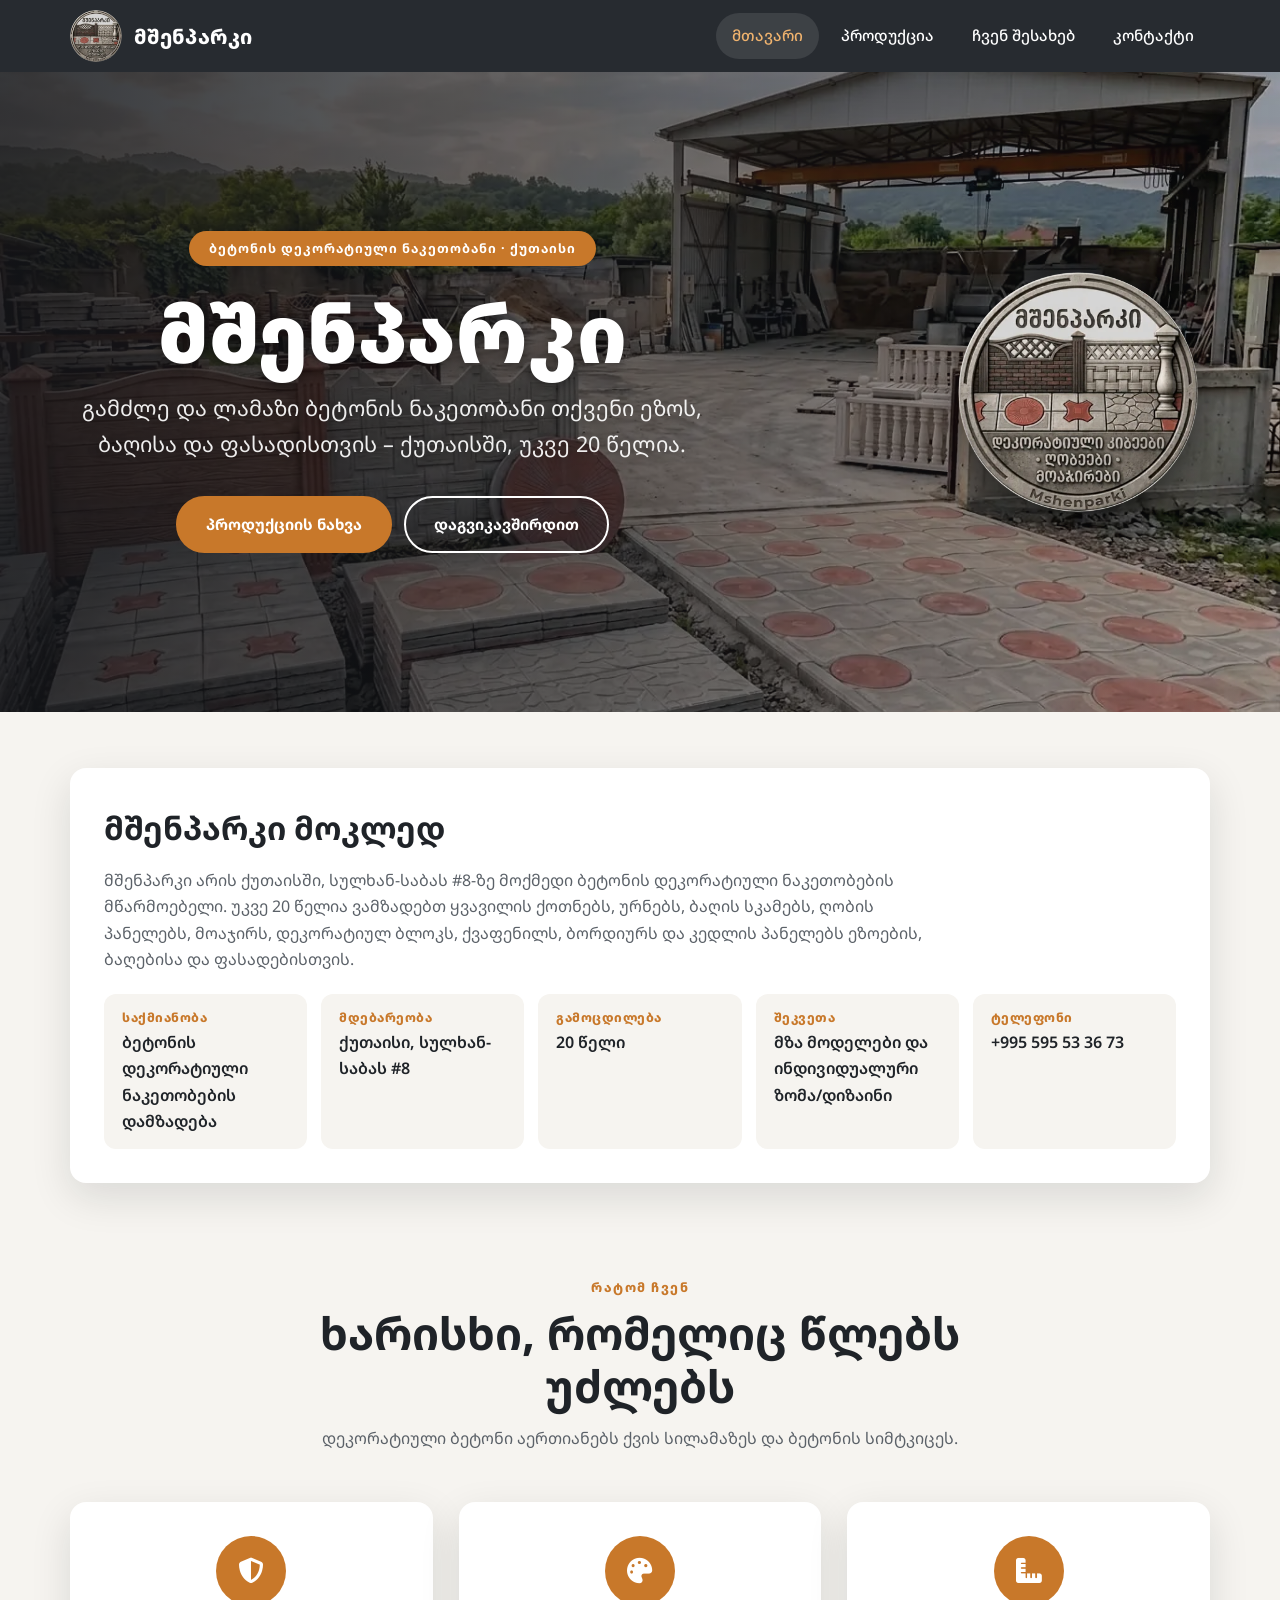
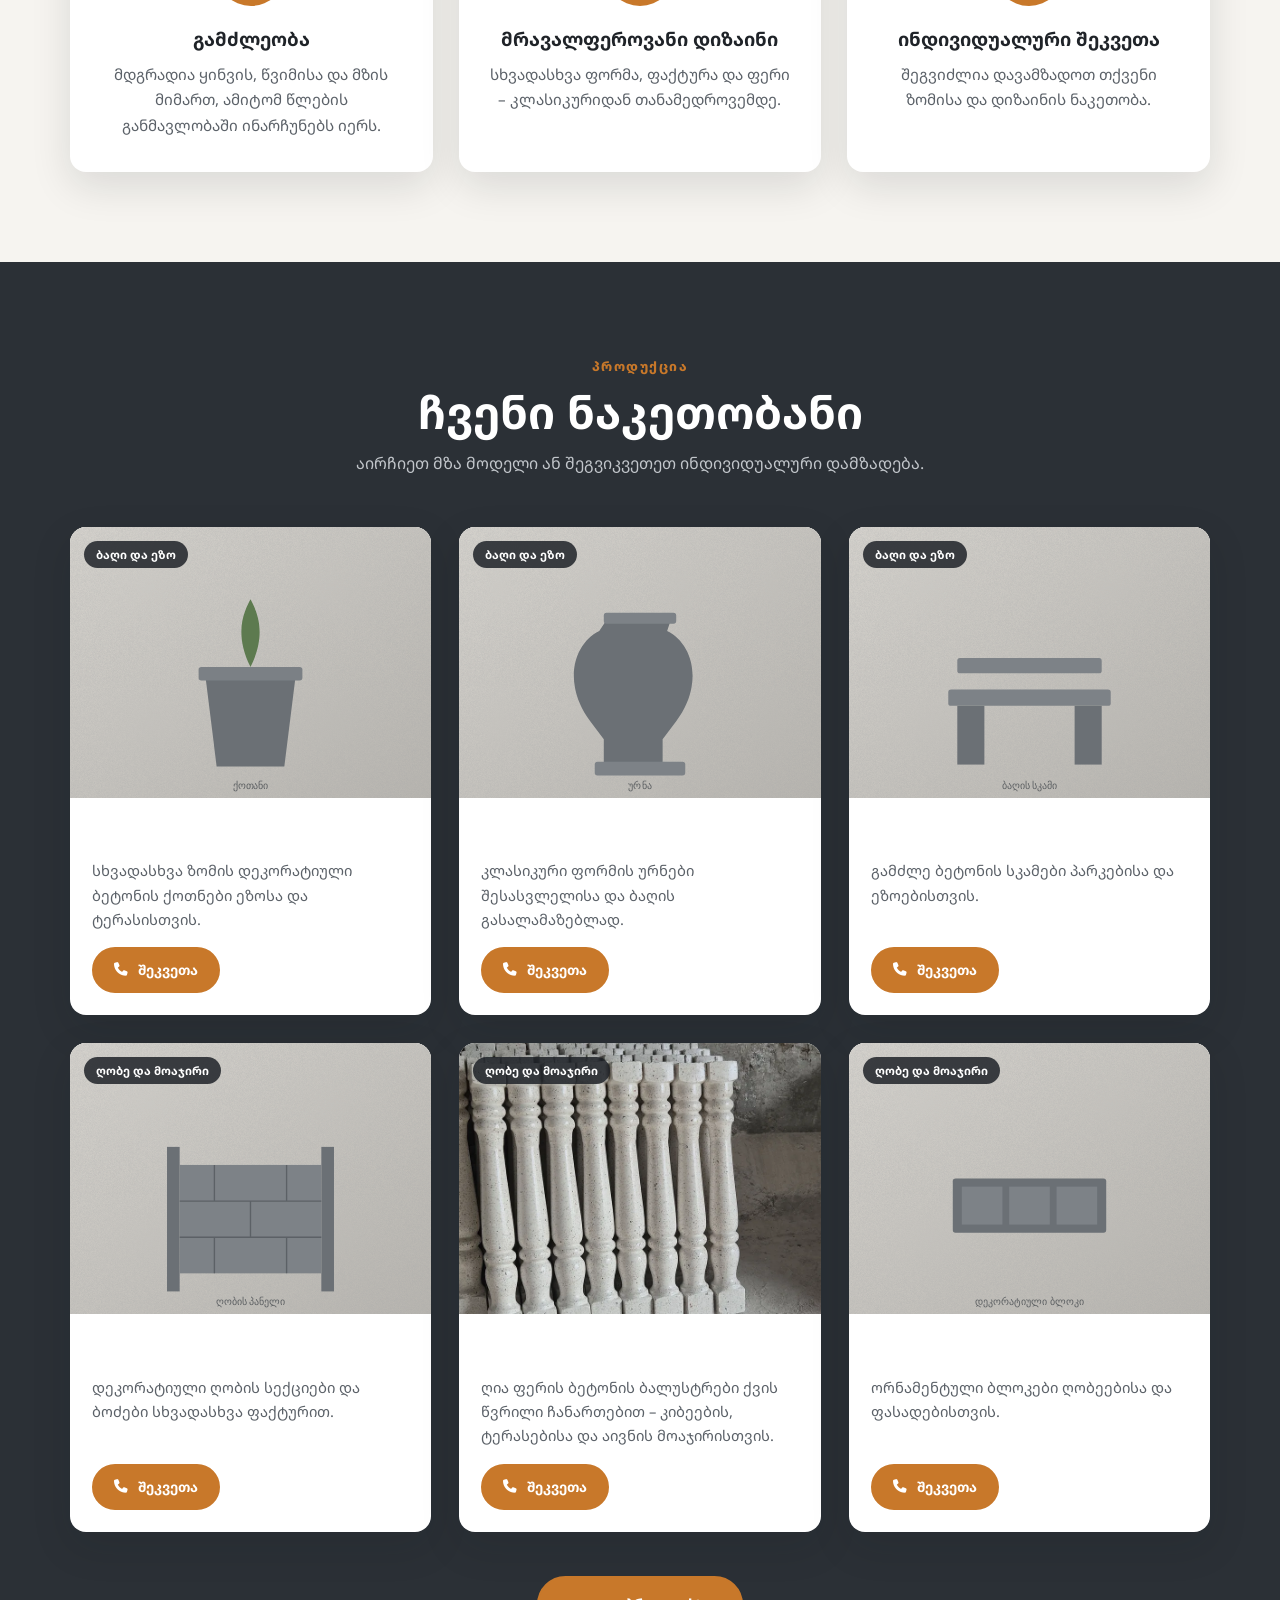
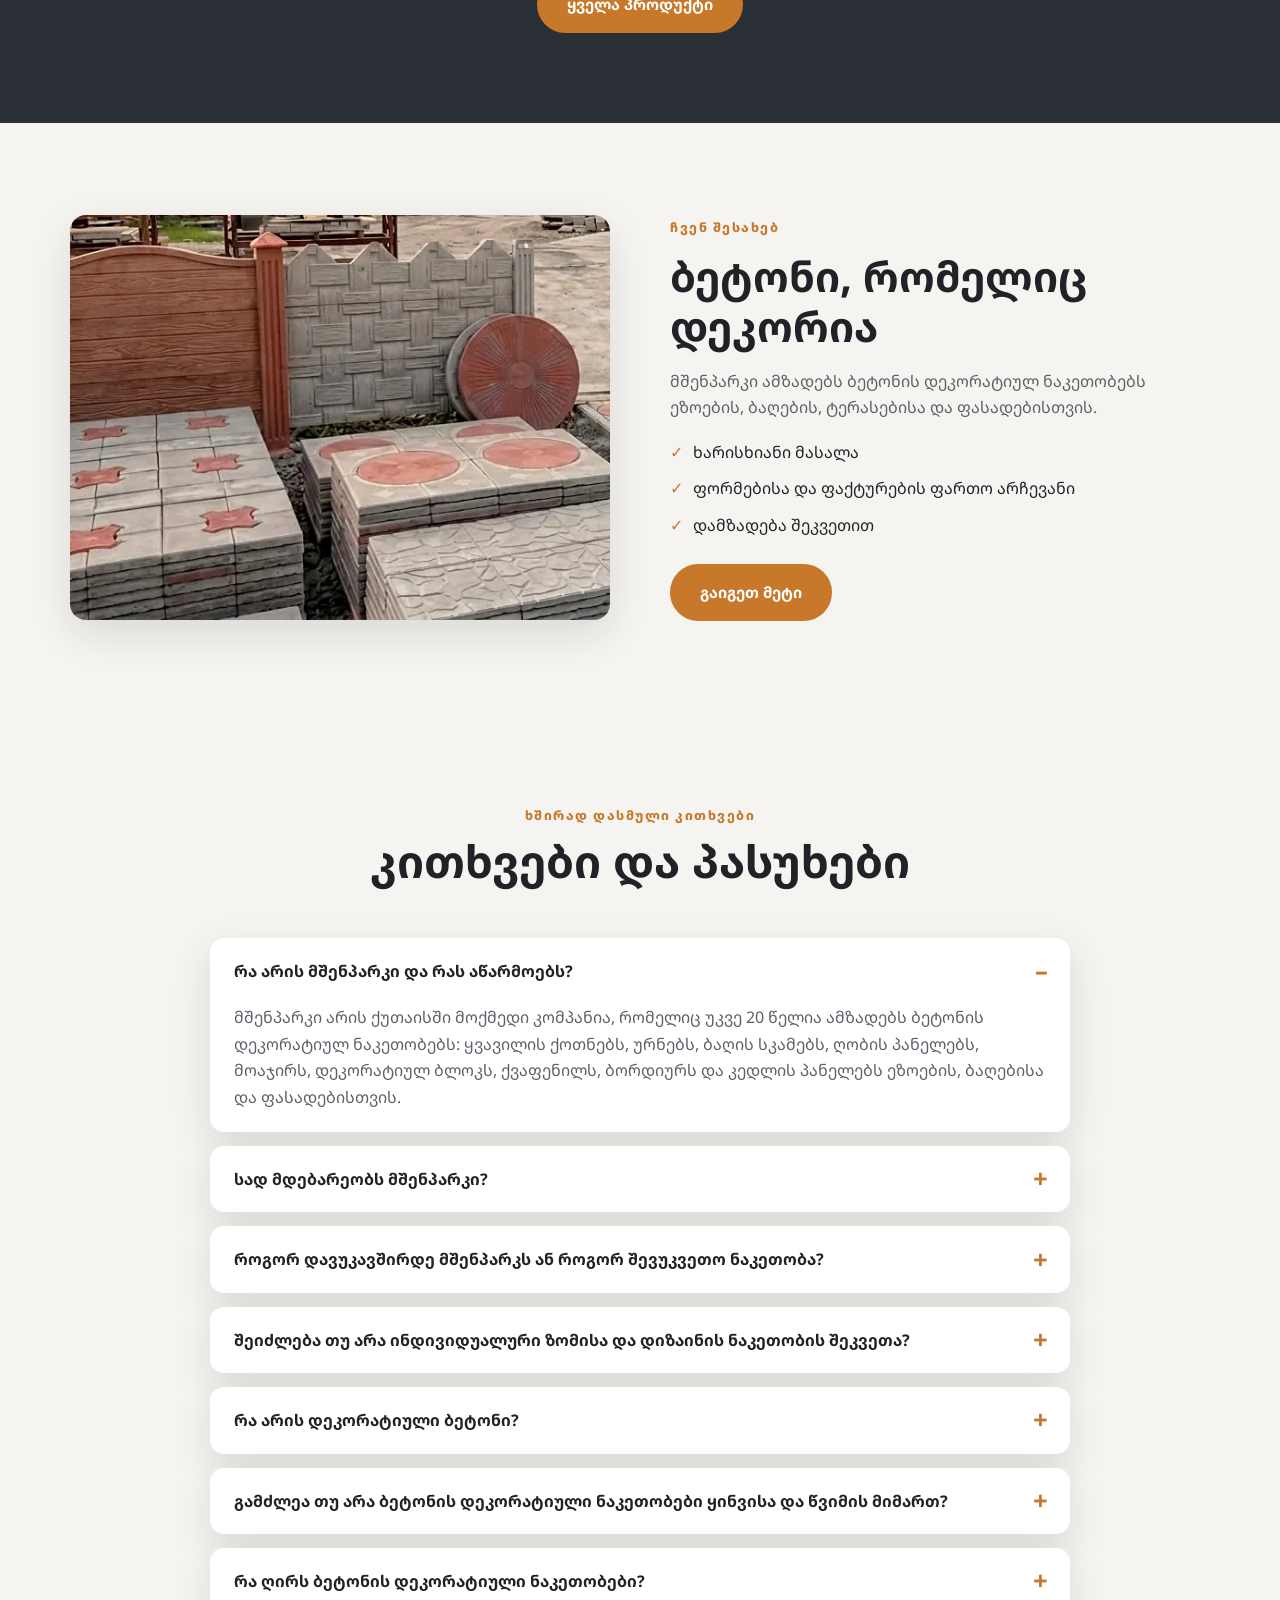
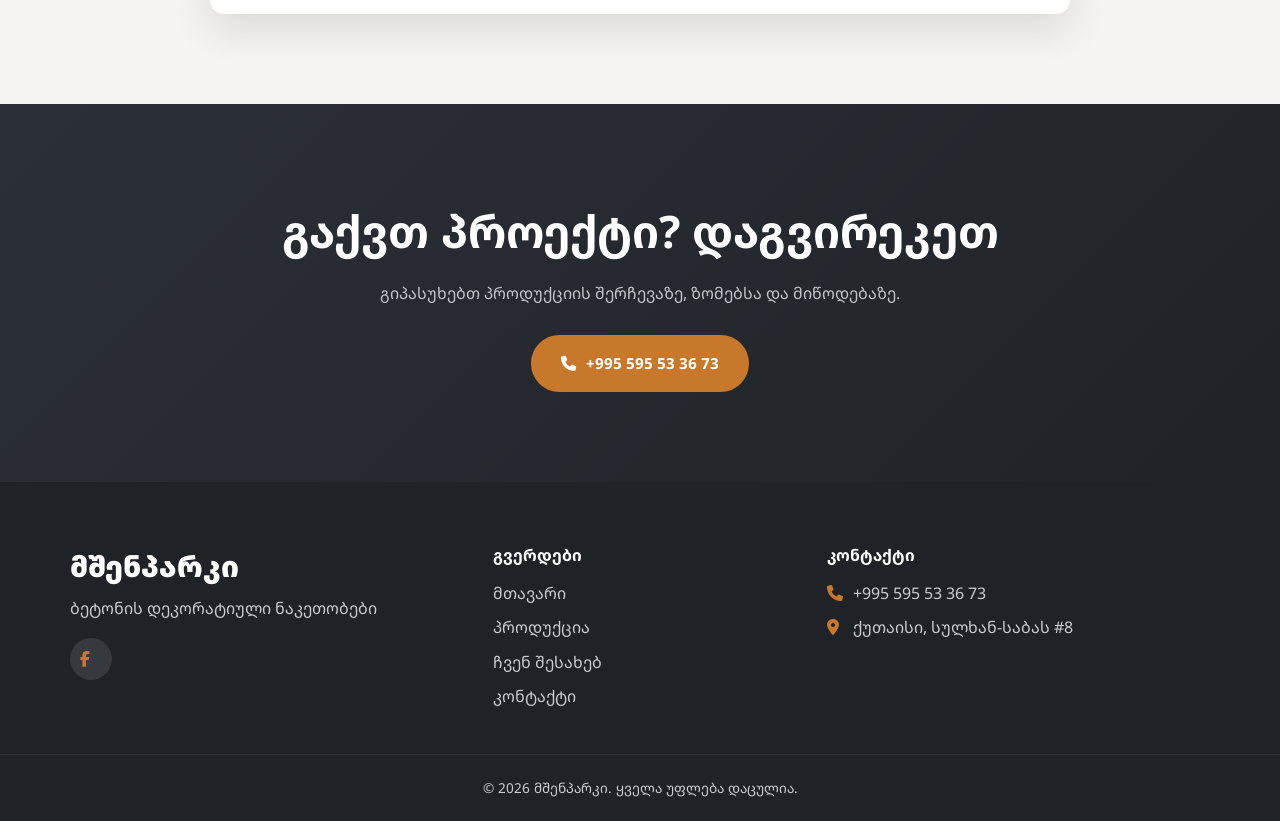
<file: index.html>
<!doctype html>
<html lang="ka">
<head>
<meta charset="UTF-8">
<meta name="viewport" content="width=device-width, initial-scale=1">
<title>მშენპარკი | ბეტონის დეკორატიული ნაკეთობანი – ქუთაისი</title>
<meta name="description" content="მშენპარკი – ბეტონის დეკორატიული ნაკეთობანი ქუთაისში უკვე 20 წელია: ქოთნები, ურნები, ღობის პანელები, მოაჯირი, ქვაფენილი და ბორდიური ეზოსა და ფასადისთვის.">
<meta name="robots" content="index, follow, max-image-preview:large, max-snippet:-1">
<meta name="theme-color" content="#1f2328">
<link rel="canonical" href="https://mshenparki.vercel.app/">
<link rel="alternate" hreflang="ka" href="https://mshenparki.vercel.app/">
<link rel="alternate" hreflang="x-default" href="https://mshenparki.vercel.app/">
<meta property="og:type" content="website">
<meta property="og:site_name" content="მშენპარკი">
<meta property="og:title" content="მშენპარკი | ბეტონის დეკორატიული ნაკეთობანი – ქუთაისი">
<meta property="og:description" content="მშენპარკი – ბეტონის დეკორატიული ნაკეთობანი ქუთაისში უკვე 20 წელია: ქოთნები, ურნები, ღობის პანელები, მოაჯირი, ქვაფენილი და ბორდიური ეზოსა და ფასადისთვის.">
<meta property="og:url" content="https://mshenparki.vercel.app/">
<meta property="og:locale" content="ka_GE">
<meta property="og:image" content="https://mshenparki.vercel.app/images/og-image.jpg">
<meta property="og:image:width" content="1200">
<meta property="og:image:height" content="630">
<meta property="og:image:alt" content="მშენპარკი – ბეტონის დეკორატიული ნაკეთობები, ქუთაისი">
<meta name="twitter:card" content="summary_large_image">
<meta name="twitter:title" content="მშენპარკი | ბეტონის დეკორატიული ნაკეთობანი – ქუთაისი">
<meta name="twitter:description" content="მშენპარკი – ბეტონის დეკორატიული ნაკეთობანი ქუთაისში უკვე 20 წელია: ქოთნები, ურნები, ღობის პანელები, მოაჯირი, ქვაფენილი და ბორდიური ეზოსა და ფასადისთვის.">
<meta name="twitter:image" content="https://mshenparki.vercel.app/images/og-image.jpg">
<link rel="icon" href="favicon.ico" sizes="48x48">
<link rel="icon" href="images/favicon-32.png" type="image/png" sizes="32x32">
<link rel="apple-touch-icon" href="images/apple-touch-icon.png">
<link rel="preconnect" href="https://fonts.googleapis.com">
<link rel="preconnect" href="https://fonts.gstatic.com" crossorigin>
<link href="https://fonts.googleapis.com/css2?family=Noto+Sans+Georgian:wght@400..900&display=swap" rel="stylesheet">
<link rel="stylesheet" href="https://cdnjs.cloudflare.com/ajax/libs/font-awesome/6.5.1/css/all.min.css" media="print" onload="this.media='all'">
<noscript><link rel="stylesheet" href="https://cdnjs.cloudflare.com/ajax/libs/font-awesome/6.5.1/css/all.min.css"><style>.reveal{opacity:1;transform:none}</style></noscript>
<link rel="stylesheet" href="style.css">
<link rel="stylesheet" href="brand.css">
<script src="site.js" defer></script>
<script type="application/ld+json">
{
  "@context": "https://schema.org",
  "@graph": [
    {
      "@type": "WebSite",
      "@id": "https://mshenparki.vercel.app/#website",
      "url": "https://mshenparki.vercel.app/",
      "name": "მშენპარკი",
      "alternateName": "Mshenparki",
      "inLanguage": "ka",
      "publisher": {
        "@id": "https://mshenparki.vercel.app/#business"
      }
    },
    {
      "@type": "LocalBusiness",
      "@id": "https://mshenparki.vercel.app/#business",
      "name": "მშენპარკი",
      "alternateName": [
        "Mshenparki",
        "მშენპარკი – ბეტონის დეკორატიული ნაკეთობები"
      ],
      "description": "მშენპარკი არის ქუთაისში მოქმედი ბეტონის დეკორატიული ნაკეთობების მწარმოებელი: ქოთნები, ურნები, ბაღის სკამები, ღობის პანელები, მოაჯირი, დეკორატიული ბლოკი, ქვაფენილი, ბორდიური და კედლის პანელები. გამოცდილება – 20 წელი.",
      "url": "https://mshenparki.vercel.app/",
      "logo": {
        "@type": "ImageObject",
        "url": "https://mshenparki.vercel.app/images/logo-512.png",
        "width": 512,
        "height": 512
      },
      "image": "https://mshenparki.vercel.app/images/og-image.jpg",
      "telephone": "+995595533673",
      "address": {
        "@type": "PostalAddress",
        "streetAddress": "სულხან-საბას #8",
        "addressLocality": "ქუთაისი",
        "addressRegion": "იმერეთი",
        "addressCountry": "GE"
      },
      "geo": {
        "@type": "GeoCoordinates",
        "latitude": 42.2474778,
        "longitude": 42.6655794
      },
      "hasMap": "https://maps.app.goo.gl/Hobdk3vgTHUfjnFu5",
      "sameAs": [
        "https://www.facebook.com/p/Mshenparki-%E1%83%91%E1%83%94%E1%83%A2%E1%83%9D%E1%83%9C%E1%83%98%E1%83%A1-%E1%83%93%E1%83%94%E1%83%99%E1%83%9D%E1%83%A0%E1%83%90%E1%83%A2%E1%83%98%E1%83%A3%E1%83%9A%E1%83%98-%E1%83%9C%E1%83%90%E1%83%99%E1%83%94%E1%83%97%E1%83%9D%E1%83%91%E1%83%90%E1%83%9C%E1%83%98-61594973662312/"
      ],
      "contactPoint": {
        "@type": "ContactPoint",
        "telephone": "+995595533673",
        "contactType": "customer service",
        "availableLanguage": [
          "Georgian"
        ]
      },
      "knowsAbout": [
        "ბეტონის დეკორატიული ნაკეთობები",
        "დეკორატიული ბეტონი",
        "ღობის პანელები",
        "ქვაფენილი",
        "ბორდიური",
        "ბეტონის ქოთნები"
      ],
      "hasOfferCatalog": {
        "@type": "OfferCatalog",
        "name": "მშენპარკი – ბეტონის დეკორატიული ნაკეთობები",
        "itemListElement": [
          {
            "@type": "OfferCatalog",
            "name": "ბაღი და ეზო",
            "itemListElement": [
              {
                "@type": "Offer",
                "itemOffered": {
                  "@type": "Product",
                  "@id": "https://mshenparki.vercel.app/products.html#pot",
                  "name": "ყვავილის ქოთნები"
                }
              },
              {
                "@type": "Offer",
                "itemOffered": {
                  "@type": "Product",
                  "@id": "https://mshenparki.vercel.app/products.html#urn",
                  "name": "ურნები"
                }
              },
              {
                "@type": "Offer",
                "itemOffered": {
                  "@type": "Product",
                  "@id": "https://mshenparki.vercel.app/products.html#bench",
                  "name": "ბაღის სკამები"
                }
              }
            ]
          },
          {
            "@type": "OfferCatalog",
            "name": "ღობე და მოაჯირი",
            "itemListElement": [
              {
                "@type": "Offer",
                "itemOffered": {
                  "@type": "Product",
                  "@id": "https://mshenparki.vercel.app/products.html#fence",
                  "name": "ღობის პანელები"
                }
              },
              {
                "@type": "Offer",
                "itemOffered": {
                  "@type": "Product",
                  "@id": "https://mshenparki.vercel.app/products.html#baluster",
                  "name": "მოაჯირი",
                  "image": "https://mshenparki.vercel.app/images/baluster-1.webp"
                }
              },
              {
                "@type": "Offer",
                "itemOffered": {
                  "@type": "Product",
                  "@id": "https://mshenparki.vercel.app/products.html#block",
                  "name": "დეკორატიული ბლოკი"
                }
              }
            ]
          },
          {
            "@type": "OfferCatalog",
            "name": "მოპირკეთება",
            "itemListElement": [
              {
                "@type": "Offer",
                "itemOffered": {
                  "@type": "Product",
                  "@id": "https://mshenparki.vercel.app/products.html#tile",
                  "name": "ქვაფენილი"
                }
              },
              {
                "@type": "Offer",
                "itemOffered": {
                  "@type": "Product",
                  "@id": "https://mshenparki.vercel.app/products.html#curb",
                  "name": "ბორდიური"
                }
              },
              {
                "@type": "Offer",
                "itemOffered": {
                  "@type": "Product",
                  "@id": "https://mshenparki.vercel.app/products.html#panel",
                  "name": "კედლის პანელები"
                }
              },
              {
                "@type": "Offer",
                "itemOffered": {
                  "@type": "Product",
                  "@id": "https://mshenparki.vercel.app/products.html#grass-paver",
                  "name": "გაზონის ფილები",
                  "image": "https://mshenparki.vercel.app/images/grass-paver-1.webp"
                }
              }
            ]
          }
        ]
      }
    },
    {
      "@type": "WebPage",
      "@id": "https://mshenparki.vercel.app/#webpage",
      "url": "https://mshenparki.vercel.app/",
      "name": "მშენპარკი | ბეტონის დეკორატიული ნაკეთობანი – ქუთაისი",
      "description": "მშენპარკი – ბეტონის დეკორატიული ნაკეთობანი ქუთაისში უკვე 20 წელია: ქოთნები, ურნები, ღობის პანელები, მოაჯირი, ქვაფენილი და ბორდიური ეზოსა და ფასადისთვის.",
      "inLanguage": "ka",
      "isPartOf": {
        "@id": "https://mshenparki.vercel.app/#website"
      },
      "about": {
        "@id": "https://mshenparki.vercel.app/#business"
      },
      "dateModified": "2026-10-18",
      "primaryImageOfPage": {
        "@type": "ImageObject",
        "url": "https://mshenparki.vercel.app/images/og-image.jpg",
        "width": 1200,
        "height": 630
      }
    },
    {
      "@type": "FAQPage",
      "@id": "https://mshenparki.vercel.app/#faq",
      "inLanguage": "ka",
      "mainEntity": [
        {
          "@type": "Question",
          "name": "რა არის მშენპარკი და რას აწარმოებს?",
          "acceptedAnswer": {
            "@type": "Answer",
            "text": "მშენპარკი არის ქუთაისში მოქმედი კომპანია, რომელიც უკვე 20 წელია ამზადებს ბეტონის დეკორატიულ ნაკეთობებს: ყვავილის ქოთნებს, ურნებს, ბაღის სკამებს, ღობის პანელებს, მოაჯირს, დეკორატიულ ბლოკს, ქვაფენილს, ბორდიურს და კედლის პანელებს ეზოების, ბაღებისა და ფასადებისთვის."
          }
        },
        {
          "@type": "Question",
          "name": "სად მდებარეობს მშენპარკი?",
          "acceptedAnswer": {
            "@type": "Answer",
            "text": "მშენპარკი მდებარეობს ქუთაისში, სულხან-საბას #8. ზუსტი ადგილმდებარეობა Google Maps-ზე ჩანს კონტაქტის გვერდზე."
          }
        },
        {
          "@type": "Question",
          "name": "როგორ დავუკავშირდე მშენპარკს ან როგორ შევუკვეთო ნაკეთობა?",
          "acceptedAnswer": {
            "@type": "Answer",
            "text": "დაგვირეკეთ ნომერზე +995 595 53 36 73 ან მოგვწერეთ Facebook-ზე. გიპასუხებთ პროდუქციის შერჩევაზე, ზომებსა და მიწოდებაზე."
          }
        },
        {
          "@type": "Question",
          "name": "შეიძლება თუ არა ინდივიდუალური ზომისა და დიზაინის ნაკეთობის შეკვეთა?",
          "acceptedAnswer": {
            "@type": "Answer",
            "text": "დიახ. გვაქვს მზა მოდელები, თუმცა შეგვიძლია დავამზადოთ თქვენი ზომისა და დიზაინის ნაკეთობაც."
          }
        },
        {
          "@type": "Question",
          "name": "რა არის დეკორატიული ბეტონი?",
          "acceptedAnswer": {
            "@type": "Answer",
            "text": "დეკორატიული ბეტონი არის ბეტონი, რომელსაც ფორმის, ფაქტურისა და ფერის საშუალებით დეკორატიული იერი ეძლევა. ის აერთიანებს ქვის სილამაზეს და ბეტონის სიმტკიცეს."
          }
        },
        {
          "@type": "Question",
          "name": "გამძლეა თუ არა ბეტონის დეკორატიული ნაკეთობები ყინვისა და წვიმის მიმართ?",
          "acceptedAnswer": {
            "@type": "Answer",
            "text": "დიახ. მშენპარკის ბეტონის ნაკეთობები მდგრადია ყინვის, წვიმისა და მზის მიმართ, ამიტომ წლების განმავლობაში ინარჩუნებს იერს."
          }
        },
        {
          "@type": "Question",
          "name": "რა ღირს ბეტონის დეკორატიული ნაკეთობები?",
          "acceptedAnswer": {
            "@type": "Answer",
            "text": "ფასი დამოკიდებულია ნაკეთობაზე, ზომასა და რაოდენობაზე. ზუსტი ფასის გასაგებად დაგვირეკეთ: +995 595 53 36 73."
          }
        }
      ]
    }
  ]
}
</script>
</head>
<body data-page="home">
<header class="site-header">
<div class="wrap bar">
<a class="brand" href="index.html" aria-label="მშენპარკი">
<img src="images/logo-192.webp" alt="" width="52" height="52">
<span>მშენპარკი</span>
</a>
<nav class="nav" aria-label="მთავარი ნავიგაცია"><a href="index.html" class="active" aria-current="page">მთავარი</a><a href="products.html" class="">პროდუქცია</a><a href="aboutus.html" class="">ჩვენ შესახებ</a><a href="contact.html" class="">კონტაქტი</a></nav>
<button class="burger" id="burger" type="button" aria-label="მენიუ" aria-expanded="false"><span></span><span></span><span></span></button>
</div>
<nav class="mobile-nav" id="mobileNav" aria-label="მობილური ნავიგაცია"><a href="index.html" class="active" aria-current="page">მთავარი</a><a href="products.html" class="">პროდუქცია</a><a href="aboutus.html" class="">ჩვენ შესახებ</a><a href="contact.html" class="">კონტაქტი</a></nav>
</header>
<main>

<section class="hero hero-photo" style="padding:0">
<picture class="hero-bg">
<source type="image/webp" srcset="images/hero-560.webp 560w, images/hero-900.webp 900w, images/hero-1372.webp 1372w" sizes="100vw">
<img src="images/hero-1372.webp" width="1372" height="768" alt="მშენპარკის საწარმო: ღობის პანელები, ქვაფენილი და მოაჯირი" fetchpriority="high" decoding="async">
</picture>
<div class="hero-in">
<img class="hero-logo" src="images/logo-192.webp" srcset="images/logo-192.webp 192w, images/logo-384.webp 384w" sizes="(min-width:900px) 240px, 120px" width="240" height="240" alt="მშენპარკის ლოგო">
<div class="hero-copy">
<div class="badge">ბეტონის დეკორატიული ნაკეთობანი · ქუთაისი</div>
<h1>მშენპარკი</h1>
<p>გამძლე და ლამაზი ბეტონის ნაკეთობანი თქვენი ეზოს, ბაღისა და ფასადისთვის – ქუთაისში, უკვე 20 წელია.</p>
<div class="actions">
<a class="btn" href="products.html">პროდუქციის ნახვა</a>
<a class="btn ghost" href="contact.html">დაგვიკავშირდით</a>
</div>
</div>
</div>
</section>

<section class="quick">
<div class="wrap">
<div class="facts reveal">
<h2>მშენპარკი მოკლედ</h2>
<p class="lead">მშენპარკი არის ქუთაისში, სულხან-საბას #8-ზე მოქმედი ბეტონის დეკორატიული ნაკეთობების მწარმოებელი. უკვე 20 წელია ვამზადებთ ყვავილის ქოთნებს, ურნებს, ბაღის სკამებს, ღობის პანელებს, მოაჯირს, დეკორატიულ ბლოკს, ქვაფენილს, ბორდიურს და კედლის პანელებს ეზოების, ბაღებისა და ფასადებისთვის.</p>
<dl>
<div><dt>საქმიანობა</dt><dd>ბეტონის დეკორატიული ნაკეთობების დამზადება</dd></div>
<div><dt>მდებარეობა</dt><dd>ქუთაისი, სულხან-საბას #8</dd></div>
<div><dt>გამოცდილება</dt><dd>20 წელი</dd></div>
<div><dt>შეკვეთა</dt><dd>მზა მოდელები და ინდივიდუალური ზომა/დიზაინი</dd></div>
<div><dt>ტელეფონი</dt><dd><a href="tel:+995595533673">+995 595 53 36 73</a></dd></div>
</dl>
</div>
</div>
</section>

<section>
<div class="wrap">
<div class="sec-head reveal">
<span class="eyebrow">რატომ ჩვენ</span>
<h2>ხარისხი, რომელიც წლებს უძლებს</h2>
<p>დეკორატიული ბეტონი აერთიანებს ქვის სილამაზეს და ბეტონის სიმტკიცეს.</p>
</div>
<div class="features">
<div class="feature reveal"><div class="ico"><i class="fa-solid fa-shield-halved"></i></div><h3>გამძლეობა</h3><p>მდგრადია ყინვის, წვიმისა და მზის მიმართ, ამიტომ წლების განმავლობაში ინარჩუნებს იერს.</p></div>
<div class="feature reveal"><div class="ico"><i class="fa-solid fa-palette"></i></div><h3>მრავალფეროვანი დიზაინი</h3><p>სხვადასხვა ფორმა, ფაქტურა და ფერი – კლასიკურიდან თანამედროვემდე.</p></div>
<div class="feature reveal"><div class="ico"><i class="fa-solid fa-ruler-combined"></i></div><h3>ინდივიდუალური შეკვეთა</h3><p>შეგვიძლია დავამზადოთ თქვენი ზომისა და დიზაინის ნაკეთობა.</p></div>
</div>
</div>
</section>

<section class="dark">
<div class="wrap">
<div class="sec-head reveal">
<span class="eyebrow">პროდუქცია</span>
<h2>ჩვენი ნაკეთობანი</h2>
<p>აირჩიეთ მზა მოდელი ან შეგვიკვეთეთ ინდივიდუალური დამზადება.</p>
</div>
<div class="grid" id="homeGrid">
<article class="card" data-cat="garden">
<a class="card-img" href="products.html#pot" aria-label="ყვავილის ქოთნები – ნახვა"><img src="images/pot.svg" alt="ყვავილის ქოთნები – ბაღი და ეზო" width="400" height="300" loading="lazy"><span class="tag">ბაღი და ეზო</span></a>
<div class="card-body">
<h3>ყვავილის ქოთნები</h3>
<p>სხვადასხვა ზომის დეკორატიული ბეტონის ქოთნები ეზოსა და ტერასისთვის.</p>
<a class="btn small" href="contact.html?product=%E1%83%A7%E1%83%95%E1%83%90%E1%83%95%E1%83%98%E1%83%9A%E1%83%98%E1%83%A1%20%E1%83%A5%E1%83%9D%E1%83%97%E1%83%9C%E1%83%94%E1%83%91%E1%83%98"><i class="fa-solid fa-phone"></i> შეკვეთა</a>
</div>
</article>
<article class="card" data-cat="garden">
<a class="card-img" href="products.html#urn" aria-label="ურნები – ნახვა"><img src="images/urn.svg" alt="ურნები – ბაღი და ეზო" width="400" height="300" loading="lazy"><span class="tag">ბაღი და ეზო</span></a>
<div class="card-body">
<h3>ურნები</h3>
<p>კლასიკური ფორმის ურნები შესასვლელისა და ბაღის გასალამაზებლად.</p>
<a class="btn small" href="contact.html?product=%E1%83%A3%E1%83%A0%E1%83%9C%E1%83%94%E1%83%91%E1%83%98"><i class="fa-solid fa-phone"></i> შეკვეთა</a>
</div>
</article>
<article class="card" data-cat="garden">
<a class="card-img" href="products.html#bench" aria-label="ბაღის სკამები – ნახვა"><img src="images/bench.svg" alt="ბაღის სკამები – ბაღი და ეზო" width="400" height="300" loading="lazy"><span class="tag">ბაღი და ეზო</span></a>
<div class="card-body">
<h3>ბაღის სკამები</h3>
<p>გამძლე ბეტონის სკამები პარკებისა და ეზოებისთვის.</p>
<a class="btn small" href="contact.html?product=%E1%83%91%E1%83%90%E1%83%A6%E1%83%98%E1%83%A1%20%E1%83%A1%E1%83%99%E1%83%90%E1%83%9B%E1%83%94%E1%83%91%E1%83%98"><i class="fa-solid fa-phone"></i> შეკვეთა</a>
</div>
</article>
<article class="card" data-cat="fence">
<a class="card-img" href="products.html#fence" aria-label="ღობის პანელები – ნახვა"><img src="images/fence.svg" alt="ღობის პანელები – ღობე და მოაჯირი" width="400" height="300" loading="lazy"><span class="tag">ღობე და მოაჯირი</span></a>
<div class="card-body">
<h3>ღობის პანელები</h3>
<p>დეკორატიული ღობის სექციები და ბოძები სხვადასხვა ფაქტურით.</p>
<a class="btn small" href="contact.html?product=%E1%83%A6%E1%83%9D%E1%83%91%E1%83%98%E1%83%A1%20%E1%83%9E%E1%83%90%E1%83%9C%E1%83%94%E1%83%9A%E1%83%94%E1%83%91%E1%83%98"><i class="fa-solid fa-phone"></i> შეკვეთა</a>
</div>
</article>
<article class="card" data-cat="fence">
<a class="card-img" href="products.html#baluster" aria-label="მოაჯირი – ნახვა"><img src="images/baluster-card.webp" alt="ბეტონის მოაჯირის ბალუსტრები ქვის ჩანართებით – ღობე და მოაჯირი" width="800" height="600" loading="lazy"><span class="tag">ღობე და მოაჯირი</span></a>
<div class="card-body">
<h3>მოაჯირი</h3>
<p>ღია ფერის ბეტონის ბალუსტრები ქვის წვრილი ჩანართებით – კიბეების, ტერასებისა და აივნის მოაჯირისთვის.</p>
<a class="btn small" href="contact.html?product=%E1%83%9B%E1%83%9D%E1%83%90%E1%83%AF%E1%83%98%E1%83%A0%E1%83%98"><i class="fa-solid fa-phone"></i> შეკვეთა</a>
</div>
</article>
<article class="card" data-cat="fence">
<a class="card-img" href="products.html#block" aria-label="დეკორატიული ბლოკი – ნახვა"><img src="images/block.svg" alt="დეკორატიული ბლოკი – ღობე და მოაჯირი" width="400" height="300" loading="lazy"><span class="tag">ღობე და მოაჯირი</span></a>
<div class="card-body">
<h3>დეკორატიული ბლოკი</h3>
<p>ორნამენტული ბლოკები ღობეებისა და ფასადებისთვის.</p>
<a class="btn small" href="contact.html?product=%E1%83%93%E1%83%94%E1%83%99%E1%83%9D%E1%83%A0%E1%83%90%E1%83%A2%E1%83%98%E1%83%A3%E1%83%9A%E1%83%98%20%E1%83%91%E1%83%9A%E1%83%9D%E1%83%99%E1%83%98"><i class="fa-solid fa-phone"></i> შეკვეთა</a>
</div>
</article>
</div>
<div style="text-align:center;margin-top:44px"><a class="btn" href="products.html">ყველა პროდუქტი</a></div>
</div>
</section>

<section>
<div class="wrap split">
<img class="reveal about-img" src="images/about-820.webp" srcset="images/about-480.webp 480w, images/about-820.webp 820w" sizes="(min-width:900px) 50vw, 100vw" width="820" height="438" alt="მშენპარკის ბეტონის ღობის პანელები და ფერადი ქვაფენილი" loading="lazy" decoding="async">
<div class="reveal">
<span class="eyebrow">ჩვენ შესახებ</span>
<h2>ბეტონი, რომელიც დეკორია</h2>
<p>მშენპარკი ამზადებს ბეტონის დეკორატიულ ნაკეთობებს ეზოების, ბაღების, ტერასებისა და ფასადებისთვის.</p>
<ul class="ticks"><li>ხარისხიანი მასალა</li><li>ფორმებისა და ფაქტურების ფართო არჩევანი</li><li>დამზადება შეკვეთით</li></ul>
<a class="btn" href="aboutus.html">გაიგეთ მეტი</a>
</div>
</div>
</section>

<section id="faq">
<div class="wrap">
<div class="sec-head reveal">
<span class="eyebrow">ხშირად დასმული კითხვები</span>
<h2>კითხვები და პასუხები</h2>
</div>
<div class="faq">
<details class="faq-item" open><summary>რა არის მშენპარკი და რას აწარმოებს?</summary><p>მშენპარკი არის ქუთაისში მოქმედი კომპანია, რომელიც უკვე 20 წელია ამზადებს ბეტონის დეკორატიულ ნაკეთობებს: ყვავილის ქოთნებს, ურნებს, ბაღის სკამებს, ღობის პანელებს, მოაჯირს, დეკორატიულ ბლოკს, ქვაფენილს, ბორდიურს და კედლის პანელებს ეზოების, ბაღებისა და ფასადებისთვის.</p></details>
<details class="faq-item"><summary>სად მდებარეობს მშენპარკი?</summary><p>მშენპარკი მდებარეობს ქუთაისში, სულხან-საბას #8. ზუსტი ადგილმდებარეობა Google Maps-ზე ჩანს კონტაქტის გვერდზე.</p></details>
<details class="faq-item"><summary>როგორ დავუკავშირდე მშენპარკს ან როგორ შევუკვეთო ნაკეთობა?</summary><p>დაგვირეკეთ ნომერზე +995 595 53 36 73 ან მოგვწერეთ Facebook-ზე. გიპასუხებთ პროდუქციის შერჩევაზე, ზომებსა და მიწოდებაზე.</p></details>
<details class="faq-item"><summary>შეიძლება თუ არა ინდივიდუალური ზომისა და დიზაინის ნაკეთობის შეკვეთა?</summary><p>დიახ. გვაქვს მზა მოდელები, თუმცა შეგვიძლია დავამზადოთ თქვენი ზომისა და დიზაინის ნაკეთობაც.</p></details>
<details class="faq-item"><summary>რა არის დეკორატიული ბეტონი?</summary><p>დეკორატიული ბეტონი არის ბეტონი, რომელსაც ფორმის, ფაქტურისა და ფერის საშუალებით დეკორატიული იერი ეძლევა. ის აერთიანებს ქვის სილამაზეს და ბეტონის სიმტკიცეს.</p></details>
<details class="faq-item"><summary>გამძლეა თუ არა ბეტონის დეკორატიული ნაკეთობები ყინვისა და წვიმის მიმართ?</summary><p>დიახ. მშენპარკის ბეტონის ნაკეთობები მდგრადია ყინვის, წვიმისა და მზის მიმართ, ამიტომ წლების განმავლობაში ინარჩუნებს იერს.</p></details>
<details class="faq-item"><summary>რა ღირს ბეტონის დეკორატიული ნაკეთობები?</summary><p>ფასი დამოკიდებულია ნაკეთობაზე, ზომასა და რაოდენობაზე. ზუსტი ფასის გასაგებად დაგვირეკეთ: +995 595 53 36 73.</p></details>
</div>
</div>
</section>

<section class="cta">
<div class="wrap reveal">
<h2>გაქვთ პროექტი? დაგვირეკეთ</h2>
<p>გიპასუხებთ პროდუქციის შერჩევაზე, ზომებსა და მიწოდებაზე.</p>
<a class="btn" href="tel:+995595533673"><i class="fa-solid fa-phone"></i> <span>+995 595 53 36 73</span></a>
</div>
</section>
</main>
<footer class="site-footer">
<div class="wrap foot-grid">
<div>
<div class="foot-brand">მშენპარკი</div>
<p>ბეტონის დეკორატიული ნაკეთობები</p>
<div class="social"><a href="https://www.facebook.com/p/Mshenparki-%E1%83%91%E1%83%94%E1%83%A2%E1%83%9D%E1%83%9C%E1%83%98%E1%83%A1-%E1%83%93%E1%83%94%E1%83%99%E1%83%9D%E1%83%A0%E1%83%90%E1%83%A2%E1%83%98%E1%83%A3%E1%83%9A%E1%83%98-%E1%83%9C%E1%83%90%E1%83%99%E1%83%94%E1%83%97%E1%83%9D%E1%83%91%E1%83%90%E1%83%9C%E1%83%98-61594973662312/" target="_blank" rel="noopener noreferrer" aria-label="Facebook"><i class="fa-brands fa-facebook-f"></i></a></div>
</div>
<div>
<h4>გვერდები</h4>
<div class="foot-links"><a href="index.html" class="active" aria-current="page">მთავარი</a><a href="products.html" class="">პროდუქცია</a><a href="aboutus.html" class="">ჩვენ შესახებ</a><a href="contact.html" class="">კონტაქტი</a></div>
</div>
<address>
<h4>კონტაქტი</h4>
<p><i class="fa-solid fa-phone"></i> <a href="tel:+995595533673">+995 595 53 36 73</a></p>
<p><i class="fa-solid fa-location-dot"></i> <a href="https://maps.app.goo.gl/Hobdk3vgTHUfjnFu5" target="_blank" rel="noopener noreferrer">ქუთაისი, სულხან-საბას #8</a></p>
</address>
</div>
<div class="copy">© <span id="yr">2026</span> მშენპარკი. ყველა უფლება დაცულია.</div>
</footer>
</body>
</html>
</file>
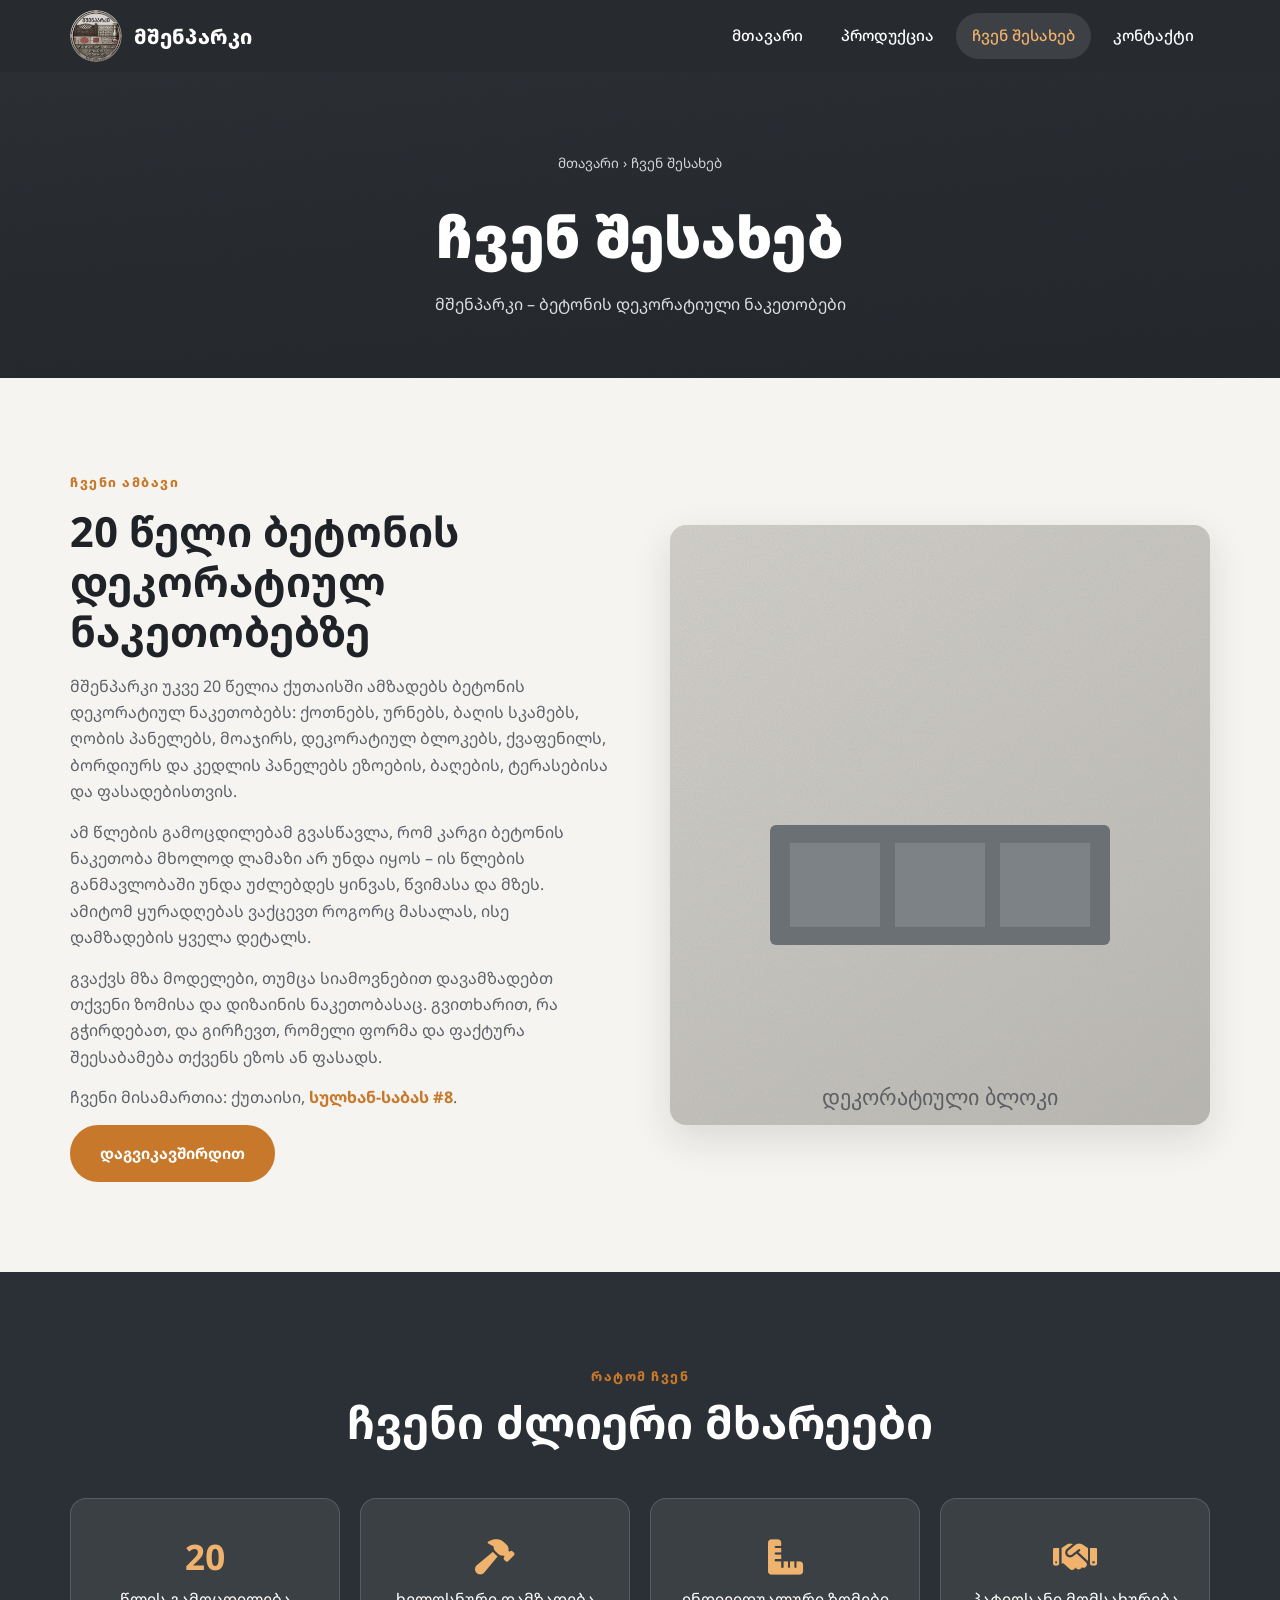
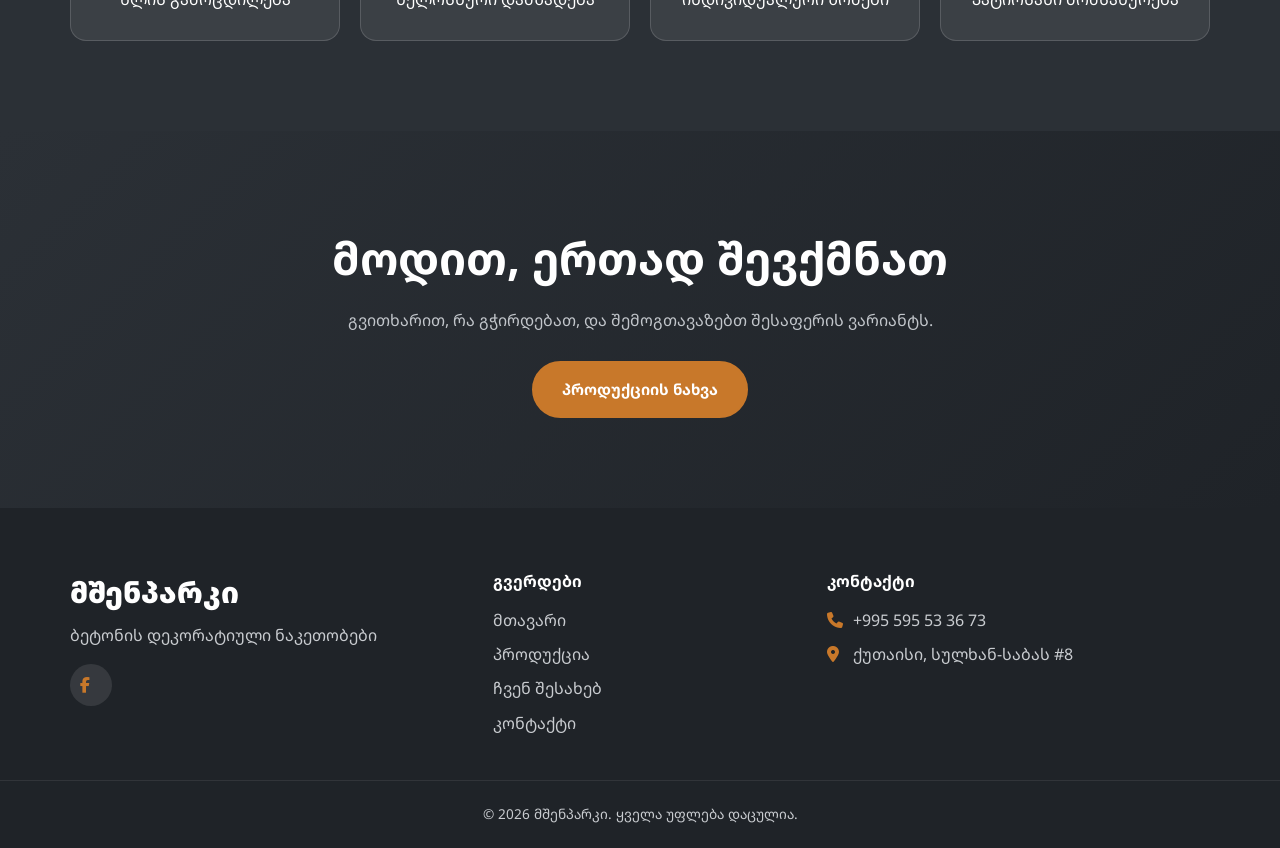
<file: aboutus.html>
<!doctype html>
<html lang="ka">
<head>
<meta charset="UTF-8">
<meta name="viewport" content="width=device-width, initial-scale=1">
<title>ჩვენ შესახებ | მშენპარკი – 20 წლის გამოცდილება, ქუთაისი</title>
<meta name="description" content="მშენპარკი უკვე 20 წელია ქუთაისში ამზადებს ბეტონის დეკორატიულ ნაკეთობებს: ქოთნებს, ღობის პანელებს, ქვაფენილს, ბორდიურს და სხვა. გაიცანით ჩვენი ამბავი.">
<meta name="robots" content="index, follow, max-image-preview:large, max-snippet:-1">
<meta name="theme-color" content="#1f2328">
<link rel="canonical" href="https://mshenparki.vercel.app/aboutus.html">
<link rel="alternate" hreflang="ka" href="https://mshenparki.vercel.app/aboutus.html">
<link rel="alternate" hreflang="x-default" href="https://mshenparki.vercel.app/aboutus.html">
<meta property="og:type" content="website">
<meta property="og:site_name" content="მშენპარკი">
<meta property="og:title" content="ჩვენ შესახებ | მშენპარკი – 20 წლის გამოცდილება, ქუთაისი">
<meta property="og:description" content="მშენპარკი უკვე 20 წელია ქუთაისში ამზადებს ბეტონის დეკორატიულ ნაკეთობებს: ქოთნებს, ღობის პანელებს, ქვაფენილს, ბორდიურს და სხვა. გაიცანით ჩვენი ამბავი.">
<meta property="og:url" content="https://mshenparki.vercel.app/aboutus.html">
<meta property="og:locale" content="ka_GE">
<meta property="og:image" content="https://mshenparki.vercel.app/images/og-image.jpg">
<meta property="og:image:width" content="1200">
<meta property="og:image:height" content="630">
<meta property="og:image:alt" content="მშენპარკი – ბეტონის დეკორატიული ნაკეთობები, ქუთაისი">
<meta name="twitter:card" content="summary_large_image">
<meta name="twitter:title" content="ჩვენ შესახებ | მშენპარკი – 20 წლის გამოცდილება, ქუთაისი">
<meta name="twitter:description" content="მშენპარკი უკვე 20 წელია ქუთაისში ამზადებს ბეტონის დეკორატიულ ნაკეთობებს: ქოთნებს, ღობის პანელებს, ქვაფენილს, ბორდიურს და სხვა. გაიცანით ჩვენი ამბავი.">
<meta name="twitter:image" content="https://mshenparki.vercel.app/images/og-image.jpg">
<link rel="icon" href="favicon.ico" sizes="48x48">
<link rel="icon" href="images/favicon-32.png" type="image/png" sizes="32x32">
<link rel="apple-touch-icon" href="images/apple-touch-icon.png">
<link rel="preconnect" href="https://fonts.googleapis.com">
<link rel="preconnect" href="https://fonts.gstatic.com" crossorigin>
<link href="https://fonts.googleapis.com/css2?family=Noto+Sans+Georgian:wght@400..900&display=swap" rel="stylesheet">
<link rel="stylesheet" href="https://cdnjs.cloudflare.com/ajax/libs/font-awesome/6.5.1/css/all.min.css" media="print" onload="this.media='all'">
<noscript><link rel="stylesheet" href="https://cdnjs.cloudflare.com/ajax/libs/font-awesome/6.5.1/css/all.min.css"><style>.reveal{opacity:1;transform:none}</style></noscript>
<link rel="stylesheet" href="style.css">
<script src="site.js" defer></script>
<script type="application/ld+json">
{
  "@context": "https://schema.org",
  "@graph": [
    {
      "@type": "WebSite",
      "@id": "https://mshenparki.vercel.app/#website",
      "url": "https://mshenparki.vercel.app/",
      "name": "მშენპარკი",
      "alternateName": "Mshenparki",
      "inLanguage": "ka",
      "publisher": {
        "@id": "https://mshenparki.vercel.app/#business"
      }
    },
    {
      "@type": "LocalBusiness",
      "@id": "https://mshenparki.vercel.app/#business",
      "name": "მშენპარკი",
      "alternateName": [
        "Mshenparki",
        "მშენპარკი – ბეტონის დეკორატიული ნაკეთობები"
      ],
      "description": "მშენპარკი არის ქუთაისში მოქმედი ბეტონის დეკორატიული ნაკეთობების მწარმოებელი: ქოთნები, ურნები, ბაღის სკამები, ღობის პანელები, მოაჯირი, დეკორატიული ბლოკი, ქვაფენილი, ბორდიური და კედლის პანელები. გამოცდილება – 20 წელი.",
      "url": "https://mshenparki.vercel.app/",
      "logo": {
        "@type": "ImageObject",
        "url": "https://mshenparki.vercel.app/images/logo-512.png",
        "width": 512,
        "height": 512
      },
      "image": "https://mshenparki.vercel.app/images/og-image.jpg",
      "telephone": "+995595533673",
      "address": {
        "@type": "PostalAddress",
        "streetAddress": "სულხან-საბას #8",
        "addressLocality": "ქუთაისი",
        "addressRegion": "იმერეთი",
        "addressCountry": "GE"
      },
      "geo": {
        "@type": "GeoCoordinates",
        "latitude": 42.2474778,
        "longitude": 42.6655794
      },
      "hasMap": "https://maps.app.goo.gl/Hobdk3vgTHUfjnFu5",
      "sameAs": [
        "https://www.facebook.com/p/Mshenparki-%E1%83%91%E1%83%94%E1%83%A2%E1%83%9D%E1%83%9C%E1%83%98%E1%83%A1-%E1%83%93%E1%83%94%E1%83%99%E1%83%9D%E1%83%A0%E1%83%90%E1%83%A2%E1%83%98%E1%83%A3%E1%83%9A%E1%83%98-%E1%83%9C%E1%83%90%E1%83%99%E1%83%94%E1%83%97%E1%83%9D%E1%83%91%E1%83%90%E1%83%9C%E1%83%98-61594973662312/"
      ],
      "contactPoint": {
        "@type": "ContactPoint",
        "telephone": "+995595533673",
        "contactType": "customer service",
        "availableLanguage": [
          "Georgian"
        ]
      },
      "knowsAbout": [
        "ბეტონის დეკორატიული ნაკეთობები",
        "დეკორატიული ბეტონი",
        "ღობის პანელები",
        "ქვაფენილი",
        "ბორდიური",
        "ბეტონის ქოთნები"
      ]
    },
    {
      "@type": "AboutPage",
      "@id": "https://mshenparki.vercel.app/aboutus.html#webpage",
      "url": "https://mshenparki.vercel.app/aboutus.html",
      "name": "ჩვენ შესახებ | მშენპარკი – 20 წლის გამოცდილება, ქუთაისი",
      "description": "მშენპარკი უკვე 20 წელია ქუთაისში ამზადებს ბეტონის დეკორატიულ ნაკეთობებს: ქოთნებს, ღობის პანელებს, ქვაფენილს, ბორდიურს და სხვა. გაიცანით ჩვენი ამბავი.",
      "inLanguage": "ka",
      "isPartOf": {
        "@id": "https://mshenparki.vercel.app/#website"
      },
      "about": {
        "@id": "https://mshenparki.vercel.app/#business"
      },
      "dateModified": "2026-10-18",
      "primaryImageOfPage": {
        "@type": "ImageObject",
        "url": "https://mshenparki.vercel.app/images/og-image.jpg",
        "width": 1200,
        "height": 630
      },
      "breadcrumb": {
        "@id": "https://mshenparki.vercel.app/aboutus.html#breadcrumb"
      }
    },
    {
      "@type": "BreadcrumbList",
      "@id": "https://mshenparki.vercel.app/aboutus.html#breadcrumb",
      "itemListElement": [
        {
          "@type": "ListItem",
          "position": 1,
          "name": "მთავარი",
          "item": "https://mshenparki.vercel.app/"
        },
        {
          "@type": "ListItem",
          "position": 2,
          "name": "ჩვენ შესახებ",
          "item": "https://mshenparki.vercel.app/aboutus.html"
        }
      ]
    }
  ]
}
</script>
</head>
<body data-page="about">
<header class="site-header">
<div class="wrap bar">
<a class="brand" href="index.html" aria-label="მშენპარკი">
<img src="images/logo-192.webp" alt="" width="52" height="52">
<span>მშენპარკი</span>
</a>
<nav class="nav" aria-label="მთავარი ნავიგაცია"><a href="index.html" class="">მთავარი</a><a href="products.html" class="">პროდუქცია</a><a href="aboutus.html" class="active" aria-current="page">ჩვენ შესახებ</a><a href="contact.html" class="">კონტაქტი</a></nav>
<button class="burger" id="burger" type="button" aria-label="მენიუ" aria-expanded="false"><span></span><span></span><span></span></button>
</div>
<nav class="mobile-nav" id="mobileNav" aria-label="მობილური ნავიგაცია"><a href="index.html" class="">მთავარი</a><a href="products.html" class="">პროდუქცია</a><a href="aboutus.html" class="active" aria-current="page">ჩვენ შესახებ</a><a href="contact.html" class="">კონტაქტი</a></nav>
</header>
<main>

<div class="page-hero"><div class="wrap"><nav class="crumbs" aria-label="breadcrumb"><a href="index.html">მთავარი</a> <span aria-hidden="true">›</span> ჩვენ შესახებ</nav><h1>ჩვენ შესახებ</h1><p>მშენპარკი – ბეტონის დეკორატიული ნაკეთობები</p></div></div>

<section>
<div class="wrap split">
<div class="reveal">
<span class="eyebrow">ჩვენი ამბავი</span>
<h2>20 წელი ბეტონის დეკორატიულ ნაკეთობებზე</h2>
<p>მშენპარკი უკვე 20 წელია ქუთაისში ამზადებს ბეტონის დეკორატიულ ნაკეთობებს: ქოთნებს, ურნებს, ბაღის სკამებს, ღობის პანელებს, მოაჯირს, დეკორატიულ ბლოკებს, ქვაფენილს, ბორდიურს და კედლის პანელებს ეზოების, ბაღების, ტერასებისა და ფასადებისთვის.</p>
<p>ამ წლების გამოცდილებამ გვასწავლა, რომ კარგი ბეტონის ნაკეთობა მხოლოდ ლამაზი არ უნდა იყოს – ის წლების განმავლობაში უნდა უძლებდეს ყინვას, წვიმასა და მზეს. ამიტომ ყურადღებას ვაქცევთ როგორც მასალას, ისე დამზადების ყველა დეტალს.</p>
<p>გვაქვს მზა მოდელები, თუმცა სიამოვნებით დავამზადებთ თქვენი ზომისა და დიზაინის ნაკეთობასაც. გვითხარით, რა გჭირდებათ, და გირჩევთ, რომელი ფორმა და ფაქტურა შეესაბამება თქვენს ეზოს ან ფასადს.</p>
<p>ჩვენი მისამართია: ქუთაისი, <a href="https://maps.app.goo.gl/Hobdk3vgTHUfjnFu5" target="_blank" rel="noopener noreferrer" style="color:var(--accent);font-weight:700">სულხან-საბას #8</a>.</p>
<a class="btn" href="contact.html">დაგვიკავშირდით</a>
</div>
<img class="reveal" src="images/block.svg" alt="დეკორატიული ბეტონის ბლოკი" width="800" height="600" loading="lazy">
</div>
</section>

<section class="dark">
<div class="wrap">
<div class="sec-head reveal"><span class="eyebrow">რატომ ჩვენ</span><h2>ჩვენი ძლიერი მხარეები</h2></div>
<div class="stats">
<div class="stat reveal"><b>20</b>წლის გამოცდილება</div>
<div class="stat reveal"><b><i class="fa-solid fa-hammer"></i></b>ხელოსნური დამზადება</div>
<div class="stat reveal"><b><i class="fa-solid fa-ruler-combined"></i></b>ინდივიდუალური ზომები</div>
<div class="stat reveal"><b><i class="fa-solid fa-handshake"></i></b>პატიოსანი მომსახურება</div>
</div>
</div>
</section>

<section class="cta">
<div class="wrap reveal">
<h2>მოდით, ერთად შევქმნათ</h2>
<p>გვითხარით, რა გჭირდებათ, და შემოგთავაზებთ შესაფერის ვარიანტს.</p>
<a class="btn" href="products.html">პროდუქციის ნახვა</a>
</div>
</section>
</main>
<footer class="site-footer">
<div class="wrap foot-grid">
<div>
<div class="foot-brand">მშენპარკი</div>
<p>ბეტონის დეკორატიული ნაკეთობები</p>
<div class="social"><a href="https://www.facebook.com/p/Mshenparki-%E1%83%91%E1%83%94%E1%83%A2%E1%83%9D%E1%83%9C%E1%83%98%E1%83%A1-%E1%83%93%E1%83%94%E1%83%99%E1%83%9D%E1%83%A0%E1%83%90%E1%83%A2%E1%83%98%E1%83%A3%E1%83%9A%E1%83%98-%E1%83%9C%E1%83%90%E1%83%99%E1%83%94%E1%83%97%E1%83%9D%E1%83%91%E1%83%90%E1%83%9C%E1%83%98-61594973662312/" target="_blank" rel="noopener noreferrer" aria-label="Facebook"><i class="fa-brands fa-facebook-f"></i></a></div>
</div>
<div>
<h4>გვერდები</h4>
<div class="foot-links"><a href="index.html" class="">მთავარი</a><a href="products.html" class="">პროდუქცია</a><a href="aboutus.html" class="active" aria-current="page">ჩვენ შესახებ</a><a href="contact.html" class="">კონტაქტი</a></div>
</div>
<address>
<h4>კონტაქტი</h4>
<p><i class="fa-solid fa-phone"></i> <a href="tel:+995595533673">+995 595 53 36 73</a></p>
<p><i class="fa-solid fa-location-dot"></i> <a href="https://maps.app.goo.gl/Hobdk3vgTHUfjnFu5" target="_blank" rel="noopener noreferrer">ქუთაისი, სულხან-საბას #8</a></p>
</address>
</div>
<div class="copy">© <span id="yr">2026</span> მშენპარკი. ყველა უფლება დაცულია.</div>
</footer>
</body>
</html>
</file>
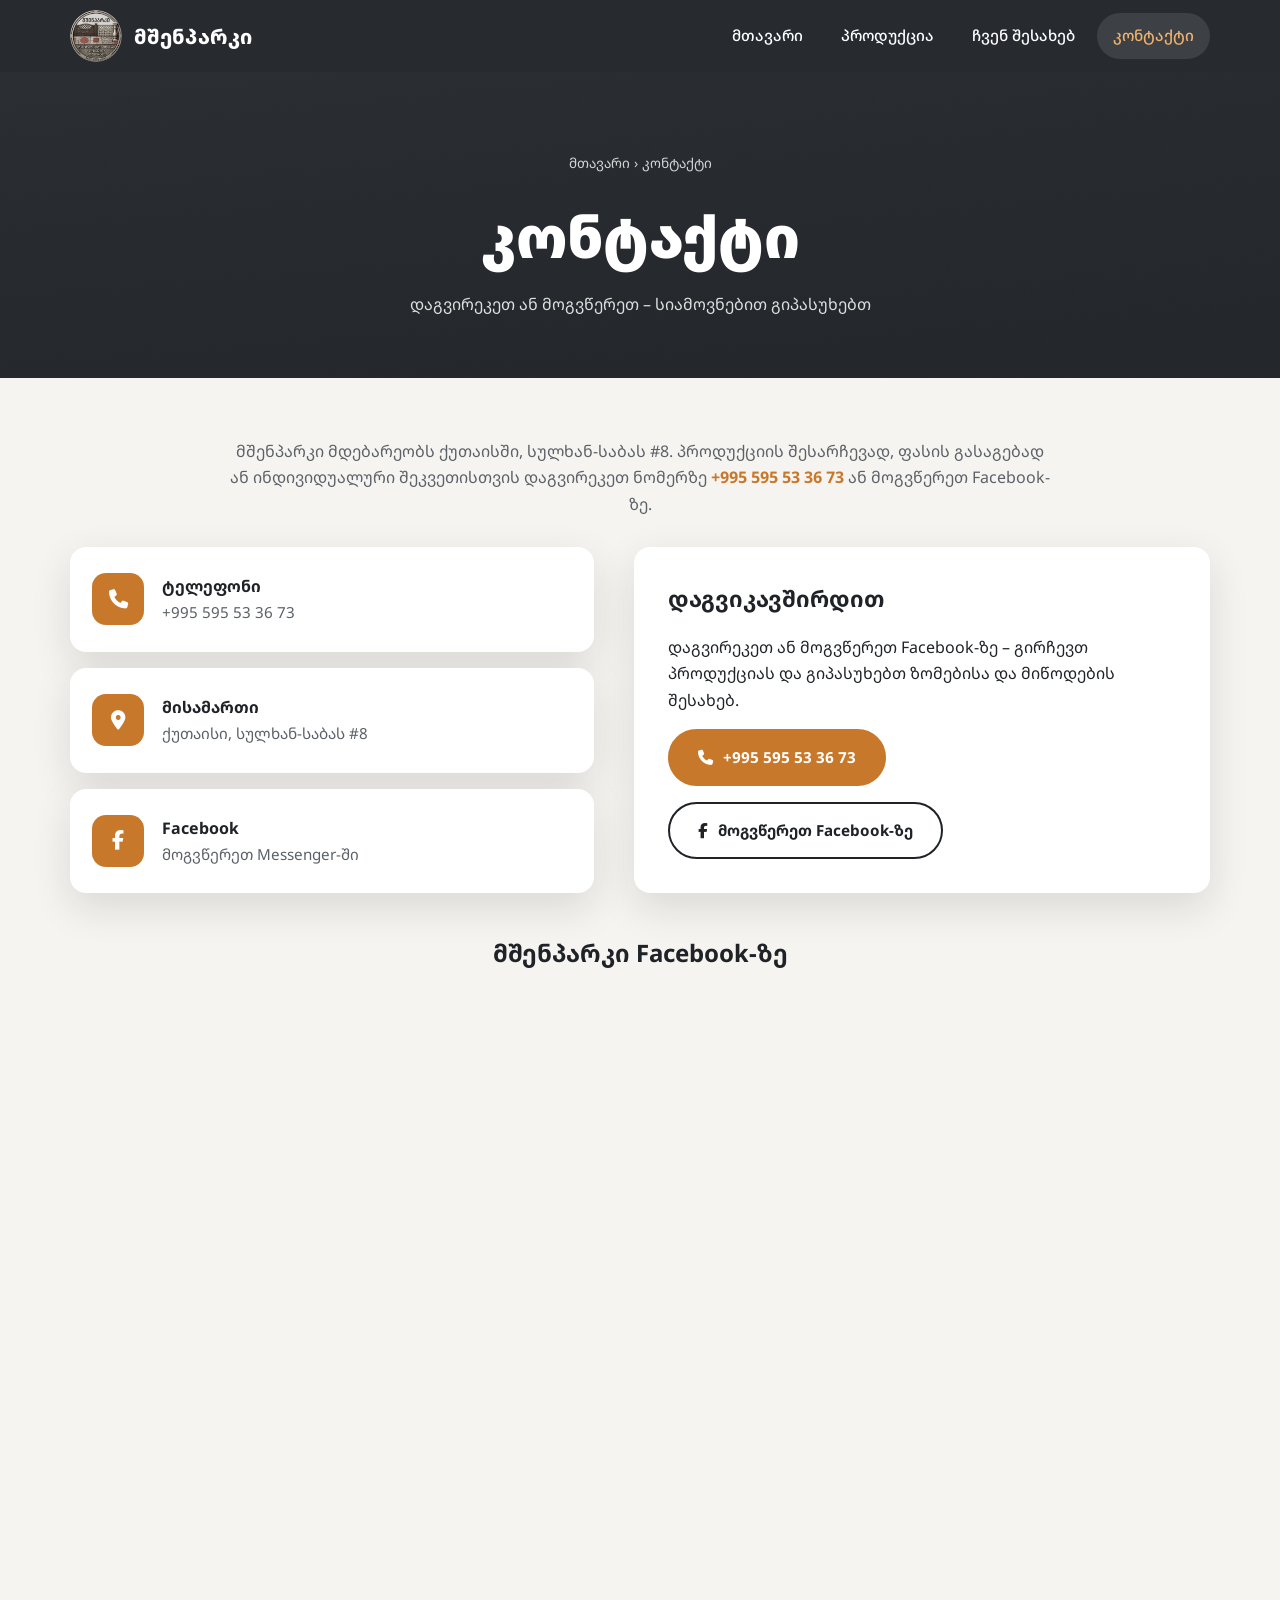
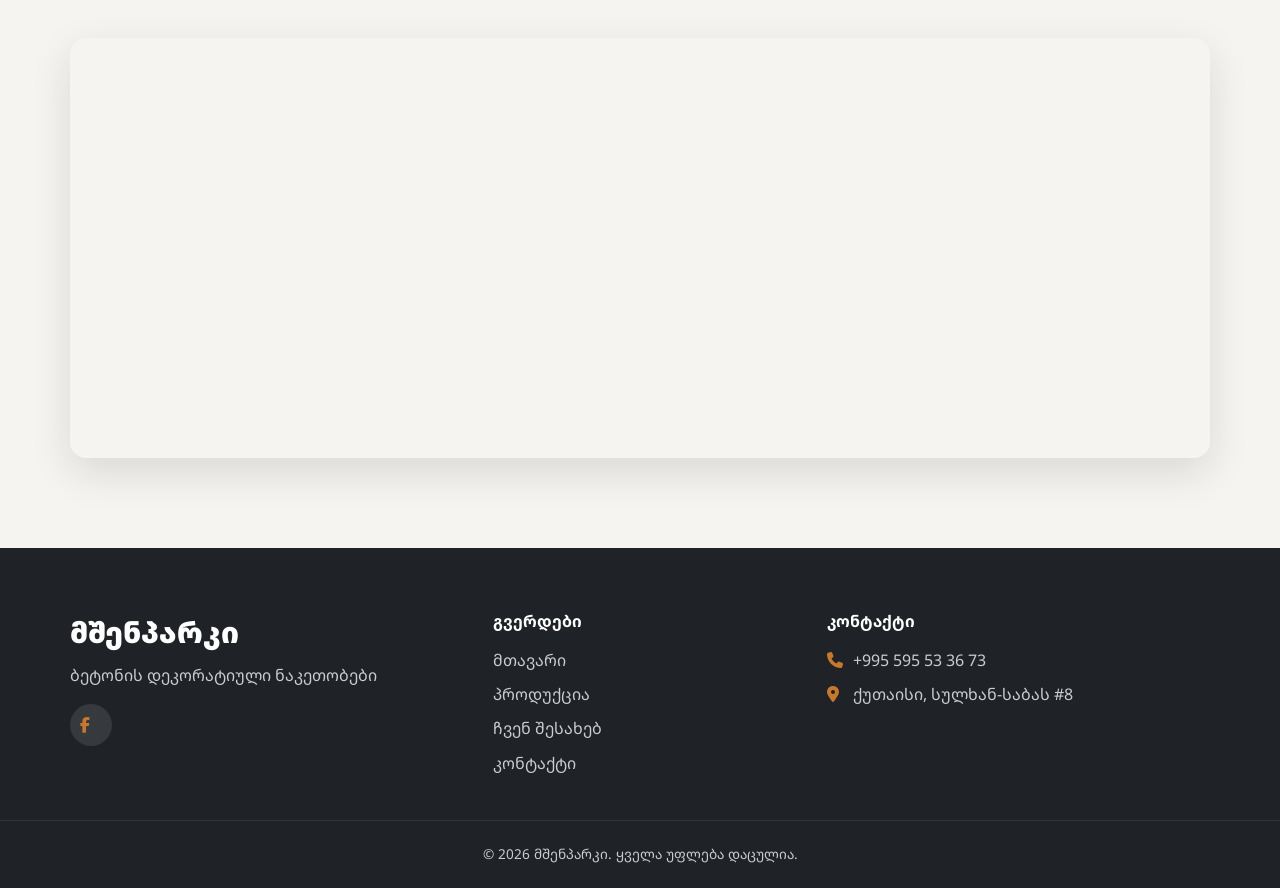
<file: contact.html>
<!doctype html>
<html lang="ka">
<head>
<meta charset="UTF-8">
<meta name="viewport" content="width=device-width, initial-scale=1">
<title>კონტაქტი | მშენპარკი – ბეტონის დეკორატიული ნაკეთობები, ქუთაისი</title>
<meta name="description" content="დაგვიკავშირდით: მშენპარკი – ბეტონის დეკორატიული ნაკეთობები, ქუთაისი, სულხან-საბას #8. ტელეფონი +995 595 53 36 73, მისამართი და Facebook.">
<meta name="robots" content="index, follow, max-image-preview:large, max-snippet:-1">
<meta name="theme-color" content="#1f2328">
<link rel="canonical" href="https://mshenparki.vercel.app/contact.html">
<link rel="alternate" hreflang="ka" href="https://mshenparki.vercel.app/contact.html">
<link rel="alternate" hreflang="x-default" href="https://mshenparki.vercel.app/contact.html">
<meta property="og:type" content="website">
<meta property="og:site_name" content="მშენპარკი">
<meta property="og:title" content="კონტაქტი | მშენპარკი – ბეტონის დეკორატიული ნაკეთობები, ქუთაისი">
<meta property="og:description" content="დაგვიკავშირდით: მშენპარკი – ბეტონის დეკორატიული ნაკეთობები, ქუთაისი, სულხან-საბას #8. ტელეფონი +995 595 53 36 73, მისამართი და Facebook.">
<meta property="og:url" content="https://mshenparki.vercel.app/contact.html">
<meta property="og:locale" content="ka_GE">
<meta property="og:image" content="https://mshenparki.vercel.app/images/og-image.jpg">
<meta property="og:image:width" content="1200">
<meta property="og:image:height" content="630">
<meta property="og:image:alt" content="მშენპარკი – ბეტონის დეკორატიული ნაკეთობები, ქუთაისი">
<meta name="twitter:card" content="summary_large_image">
<meta name="twitter:title" content="კონტაქტი | მშენპარკი – ბეტონის დეკორატიული ნაკეთობები, ქუთაისი">
<meta name="twitter:description" content="დაგვიკავშირდით: მშენპარკი – ბეტონის დეკორატიული ნაკეთობები, ქუთაისი, სულხან-საბას #8. ტელეფონი +995 595 53 36 73, მისამართი და Facebook.">
<meta name="twitter:image" content="https://mshenparki.vercel.app/images/og-image.jpg">
<link rel="icon" href="favicon.ico" sizes="48x48">
<link rel="icon" href="images/favicon-32.png" type="image/png" sizes="32x32">
<link rel="apple-touch-icon" href="images/apple-touch-icon.png">
<link rel="preconnect" href="https://fonts.googleapis.com">
<link rel="preconnect" href="https://fonts.gstatic.com" crossorigin>
<link href="https://fonts.googleapis.com/css2?family=Noto+Sans+Georgian:wght@400..900&display=swap" rel="stylesheet">
<link rel="stylesheet" href="https://cdnjs.cloudflare.com/ajax/libs/font-awesome/6.5.1/css/all.min.css" media="print" onload="this.media='all'">
<noscript><link rel="stylesheet" href="https://cdnjs.cloudflare.com/ajax/libs/font-awesome/6.5.1/css/all.min.css"><style>.reveal{opacity:1;transform:none}</style></noscript>
<link rel="stylesheet" href="style.css">
<script src="site.js" defer></script>
<script type="application/ld+json">
{
  "@context": "https://schema.org",
  "@graph": [
    {
      "@type": "WebSite",
      "@id": "https://mshenparki.vercel.app/#website",
      "url": "https://mshenparki.vercel.app/",
      "name": "მშენპარკი",
      "alternateName": "Mshenparki",
      "inLanguage": "ka",
      "publisher": {
        "@id": "https://mshenparki.vercel.app/#business"
      }
    },
    {
      "@type": "LocalBusiness",
      "@id": "https://mshenparki.vercel.app/#business",
      "name": "მშენპარკი",
      "alternateName": [
        "Mshenparki",
        "მშენპარკი – ბეტონის დეკორატიული ნაკეთობები"
      ],
      "description": "მშენპარკი არის ქუთაისში მოქმედი ბეტონის დეკორატიული ნაკეთობების მწარმოებელი: ქოთნები, ურნები, ბაღის სკამები, ღობის პანელები, მოაჯირი, დეკორატიული ბლოკი, ქვაფენილი, ბორდიური და კედლის პანელები. გამოცდილება – 20 წელი.",
      "url": "https://mshenparki.vercel.app/",
      "logo": {
        "@type": "ImageObject",
        "url": "https://mshenparki.vercel.app/images/logo-512.png",
        "width": 512,
        "height": 512
      },
      "image": "https://mshenparki.vercel.app/images/og-image.jpg",
      "telephone": "+995595533673",
      "address": {
        "@type": "PostalAddress",
        "streetAddress": "სულხან-საბას #8",
        "addressLocality": "ქუთაისი",
        "addressRegion": "იმერეთი",
        "addressCountry": "GE"
      },
      "geo": {
        "@type": "GeoCoordinates",
        "latitude": 42.2474778,
        "longitude": 42.6655794
      },
      "hasMap": "https://maps.app.goo.gl/Hobdk3vgTHUfjnFu5",
      "sameAs": [
        "https://www.facebook.com/p/Mshenparki-%E1%83%91%E1%83%94%E1%83%A2%E1%83%9D%E1%83%9C%E1%83%98%E1%83%A1-%E1%83%93%E1%83%94%E1%83%99%E1%83%9D%E1%83%A0%E1%83%90%E1%83%A2%E1%83%98%E1%83%A3%E1%83%9A%E1%83%98-%E1%83%9C%E1%83%90%E1%83%99%E1%83%94%E1%83%97%E1%83%9D%E1%83%91%E1%83%90%E1%83%9C%E1%83%98-61594973662312/"
      ],
      "contactPoint": {
        "@type": "ContactPoint",
        "telephone": "+995595533673",
        "contactType": "customer service",
        "availableLanguage": [
          "Georgian"
        ]
      },
      "knowsAbout": [
        "ბეტონის დეკორატიული ნაკეთობები",
        "დეკორატიული ბეტონი",
        "ღობის პანელები",
        "ქვაფენილი",
        "ბორდიური",
        "ბეტონის ქოთნები"
      ]
    },
    {
      "@type": "ContactPage",
      "@id": "https://mshenparki.vercel.app/contact.html#webpage",
      "url": "https://mshenparki.vercel.app/contact.html",
      "name": "კონტაქტი | მშენპარკი – ბეტონის დეკორატიული ნაკეთობები, ქუთაისი",
      "description": "დაგვიკავშირდით: მშენპარკი – ბეტონის დეკორატიული ნაკეთობები, ქუთაისი, სულხან-საბას #8. ტელეფონი +995 595 53 36 73, მისამართი და Facebook.",
      "inLanguage": "ka",
      "isPartOf": {
        "@id": "https://mshenparki.vercel.app/#website"
      },
      "about": {
        "@id": "https://mshenparki.vercel.app/#business"
      },
      "dateModified": "2026-10-18",
      "primaryImageOfPage": {
        "@type": "ImageObject",
        "url": "https://mshenparki.vercel.app/images/og-image.jpg",
        "width": 1200,
        "height": 630
      },
      "breadcrumb": {
        "@id": "https://mshenparki.vercel.app/contact.html#breadcrumb"
      }
    },
    {
      "@type": "BreadcrumbList",
      "@id": "https://mshenparki.vercel.app/contact.html#breadcrumb",
      "itemListElement": [
        {
          "@type": "ListItem",
          "position": 1,
          "name": "მთავარი",
          "item": "https://mshenparki.vercel.app/"
        },
        {
          "@type": "ListItem",
          "position": 2,
          "name": "კონტაქტი",
          "item": "https://mshenparki.vercel.app/contact.html"
        }
      ]
    }
  ]
}
</script>
</head>
<body data-page="contact">
<header class="site-header">
<div class="wrap bar">
<a class="brand" href="index.html" aria-label="მშენპარკი">
<img src="images/logo-192.webp" alt="" width="52" height="52">
<span>მშენპარკი</span>
</a>
<nav class="nav" aria-label="მთავარი ნავიგაცია"><a href="index.html" class="">მთავარი</a><a href="products.html" class="">პროდუქცია</a><a href="aboutus.html" class="">ჩვენ შესახებ</a><a href="contact.html" class="active" aria-current="page">კონტაქტი</a></nav>
<button class="burger" id="burger" type="button" aria-label="მენიუ" aria-expanded="false"><span></span><span></span><span></span></button>
</div>
<nav class="mobile-nav" id="mobileNav" aria-label="მობილური ნავიგაცია"><a href="index.html" class="">მთავარი</a><a href="products.html" class="">პროდუქცია</a><a href="aboutus.html" class="">ჩვენ შესახებ</a><a href="contact.html" class="active" aria-current="page">კონტაქტი</a></nav>
</header>
<main>

<div class="page-hero"><div class="wrap"><nav class="crumbs" aria-label="breadcrumb"><a href="index.html">მთავარი</a> <span aria-hidden="true">›</span> კონტაქტი</nav><h1>კონტაქტი</h1><p>დაგვირეკეთ ან მოგვწერეთ – სიამოვნებით გიპასუხებთ</p></div></div>
<section style="padding-top:60px">
<div class="wrap">
<p class="intro">მშენპარკი მდებარეობს ქუთაისში, სულხან-საბას #8. პროდუქციის შესარჩევად, ფასის გასაგებად ან ინდივიდუალური შეკვეთისთვის დაგვირეკეთ ნომერზე <a href="tel:+995595533673">+995 595 53 36 73</a> ან მოგვწერეთ Facebook-ზე.</p>
<div class="contact-grid">
<address class="info-list">
<a class="info" href="tel:+995595533673"><div class="ico"><i class="fa-solid fa-phone"></i></div><div><h2 class="h4">ტელეფონი</h2><span>+995 595 53 36 73</span></div></a>
<a class="info" href="https://maps.app.goo.gl/Hobdk3vgTHUfjnFu5" target="_blank" rel="noopener noreferrer"><div class="ico"><i class="fa-solid fa-location-dot"></i></div><div><h2 class="h4">მისამართი</h2><span>ქუთაისი, სულხან-საბას #8</span></div></a>
<!-- TODO: add the real opening hours here once confirmed, e.g.
<div class="info"><div class="ico"><i class="fa-solid fa-clock"></i></div><div><h2 class="h4">სამუშაო საათები</h2><span>…</span></div></div>
-->
<a class="info" href="https://www.facebook.com/p/Mshenparki-%E1%83%91%E1%83%94%E1%83%A2%E1%83%9D%E1%83%9C%E1%83%98%E1%83%A1-%E1%83%93%E1%83%94%E1%83%99%E1%83%9D%E1%83%A0%E1%83%90%E1%83%A2%E1%83%98%E1%83%A3%E1%83%9A%E1%83%98-%E1%83%9C%E1%83%90%E1%83%99%E1%83%94%E1%83%97%E1%83%9D%E1%83%91%E1%83%90%E1%83%9C%E1%83%98-61594973662312/" target="_blank" rel="noopener noreferrer"><div class="ico"><i class="fa-brands fa-facebook-f"></i></div><div><h2 class="h4">Facebook</h2><span>მოგვწერეთ Messenger-ში</span></div></a>
</address>
<div class="form">
<h3>დაგვიკავშირდით</h3>
<p id="productNote" hidden style="background:#fff4e5;padding:12px 16px;border-radius:12px;font-weight:600"></p>
<p>დაგვირეკეთ ან მოგვწერეთ Facebook-ზე – გირჩევთ პროდუქციას და გიპასუხებთ ზომებისა და მიწოდების შესახებ.</p>
<a class="btn" href="tel:+995595533673"><i class="fa-solid fa-phone"></i> <span>+995 595 53 36 73</span></a>
<a class="btn ghost" href="https://www.facebook.com/p/Mshenparki-%E1%83%91%E1%83%94%E1%83%A2%E1%83%9D%E1%83%9C%E1%83%98%E1%83%A1-%E1%83%93%E1%83%94%E1%83%99%E1%83%9D%E1%83%A0%E1%83%90%E1%83%A2%E1%83%98%E1%83%A3%E1%83%9A%E1%83%98-%E1%83%9C%E1%83%90%E1%83%99%E1%83%94%E1%83%97%E1%83%9D%E1%83%91%E1%83%90%E1%83%9C%E1%83%98-61594973662312/" target="_blank" rel="noopener noreferrer" style="color:var(--ink);border-color:var(--ink)"><i class="fa-brands fa-facebook-f"></i> მოგვწერეთ Facebook-ზე</a>
</div>
</div>

<div class="fb-embed" style="margin-top:40px;text-align:center">
<h2 style="margin-bottom:18px">მშენპარკი Facebook-ზე</h2>
<iframe title="მშენპარკი – Facebook გვერდი" loading="lazy"
src="https://www.facebook.com/plugins/page.php?href=https%3A%2F%2Fwww.facebook.com%2Fprofile.php%3Fid%3D61594973662312&amp;tabs=timeline&amp;width=500&amp;height=600&amp;small_header=true&amp;adapt_container_width=true&amp;hide_cover=false&amp;show_facepile=false"
width="500" height="600" style="border:0;max-width:100%;border-radius:16px;overflow:hidden" allow="encrypted-media"></iframe>
</div>

<div class="map" id="map"><iframe src="https://www.google.com/maps/embed?pb=!1m18!1m12!1m3!1d2807.31949592681!2d42.66557937592496!3d42.247477771203535!2m3!1f0!2f0!3f0!3m2!1i1024!2i768!4f13.1!3m3!1m2!1s0x405cf39ccd3ff287%3A0x21be64933b7b8598!2zTXNoZW5wYXJraSAtIOGDkeGDlOGDouGDneGDnOGDmOGDoSDhg5Phg5Thg5nhg53hg6Dhg5Dhg6Lhg5jhg6Phg5rhg5gg4YOc4YOQ4YOZ4YOU4YOX4YOd4YOR4YOQ4YOc4YOY!5e1!3m2!1ska!2sge!4v1792091716881!5m2!1ska!2sge" loading="lazy" allowfullscreen referrerpolicy="no-referrer-when-downgrade" title="მშენპარკის მდებარეობა რუკაზე – ქუთაისი, სულხან-საბას #8"></iframe></div>
</div>
</section>
</main>
<footer class="site-footer">
<div class="wrap foot-grid">
<div>
<div class="foot-brand">მშენპარკი</div>
<p>ბეტონის დეკორატიული ნაკეთობები</p>
<div class="social"><a href="https://www.facebook.com/p/Mshenparki-%E1%83%91%E1%83%94%E1%83%A2%E1%83%9D%E1%83%9C%E1%83%98%E1%83%A1-%E1%83%93%E1%83%94%E1%83%99%E1%83%9D%E1%83%A0%E1%83%90%E1%83%A2%E1%83%98%E1%83%A3%E1%83%9A%E1%83%98-%E1%83%9C%E1%83%90%E1%83%99%E1%83%94%E1%83%97%E1%83%9D%E1%83%91%E1%83%90%E1%83%9C%E1%83%98-61594973662312/" target="_blank" rel="noopener noreferrer" aria-label="Facebook"><i class="fa-brands fa-facebook-f"></i></a></div>
</div>
<div>
<h4>გვერდები</h4>
<div class="foot-links"><a href="index.html" class="">მთავარი</a><a href="products.html" class="">პროდუქცია</a><a href="aboutus.html" class="">ჩვენ შესახებ</a><a href="contact.html" class="active" aria-current="page">კონტაქტი</a></div>
</div>
<address>
<h4>კონტაქტი</h4>
<p><i class="fa-solid fa-phone"></i> <a href="tel:+995595533673">+995 595 53 36 73</a></p>
<p><i class="fa-solid fa-location-dot"></i> <a href="https://maps.app.goo.gl/Hobdk3vgTHUfjnFu5" target="_blank" rel="noopener noreferrer">ქუთაისი, სულხან-საბას #8</a></p>
</address>
</div>
<div class="copy">© <span id="yr">2026</span> მშენპარკი. ყველა უფლება დაცულია.</div>
</footer>
</body>
</html>
</file>
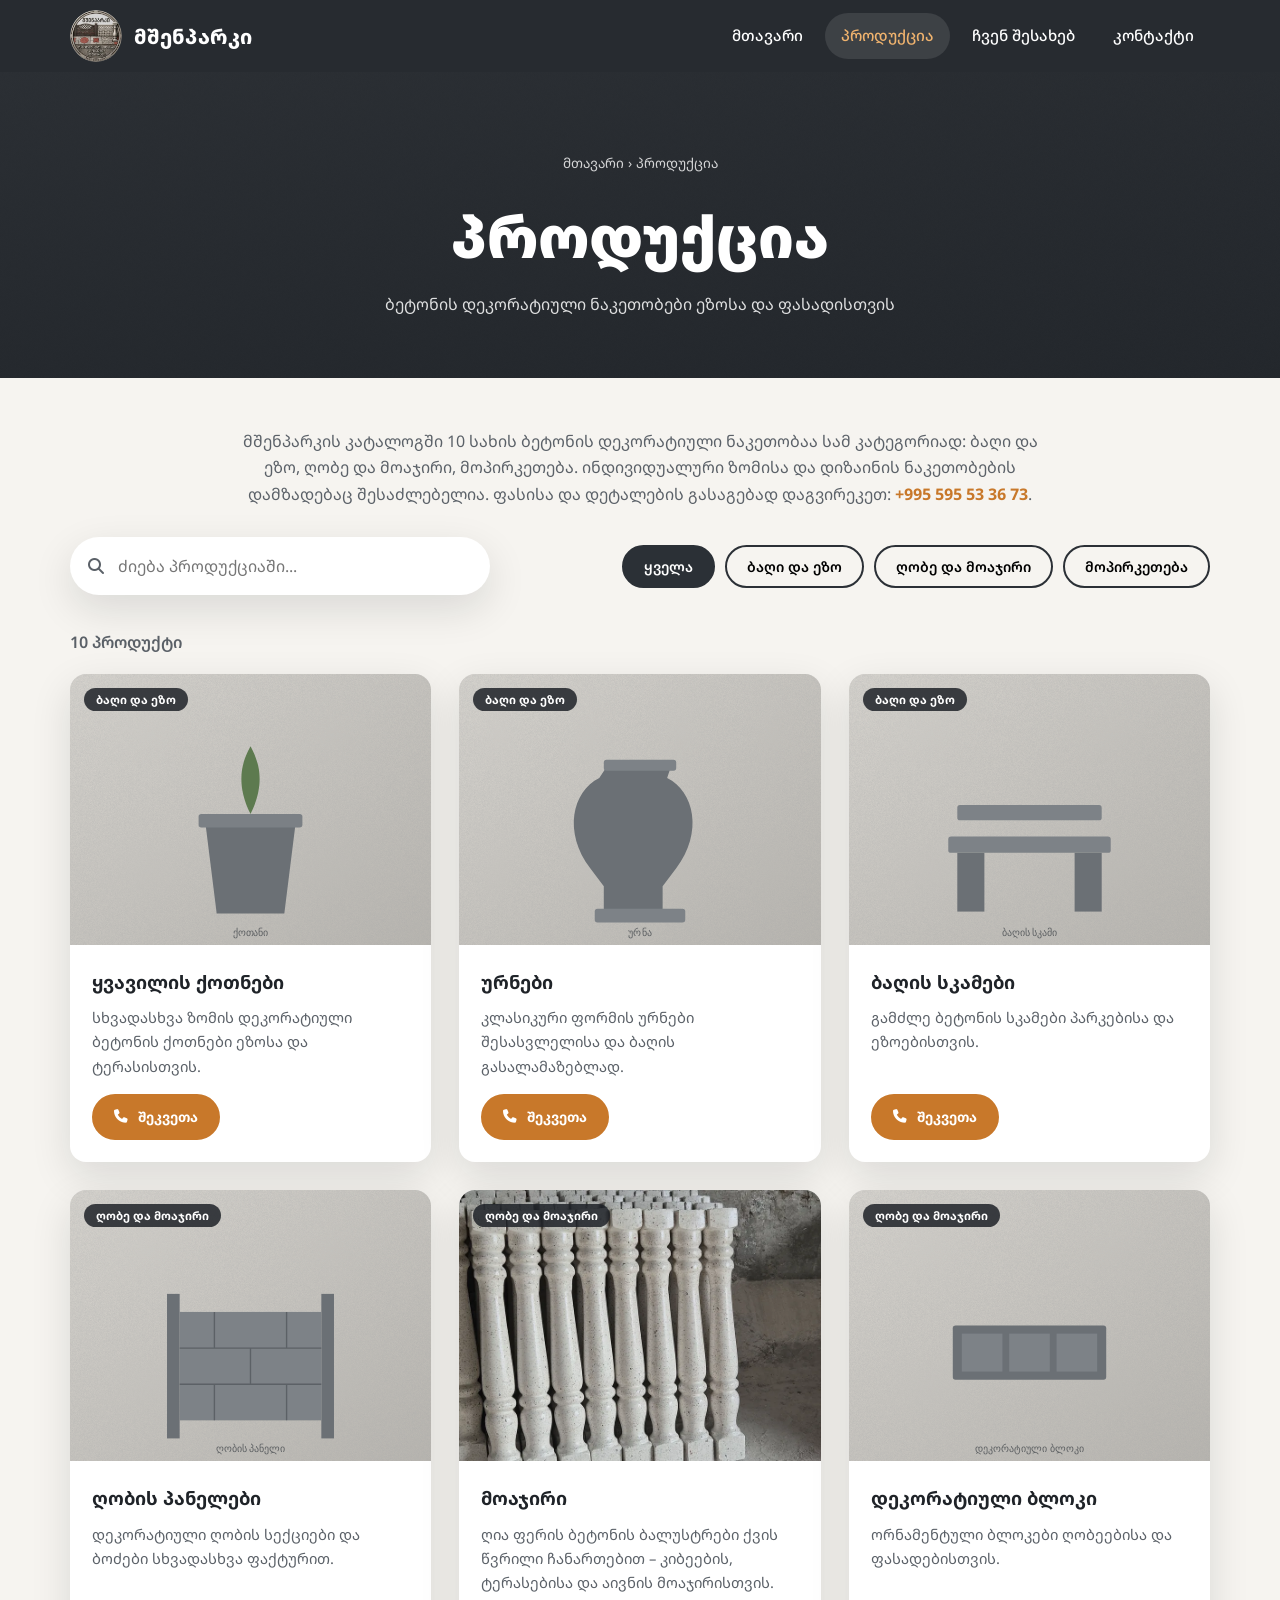
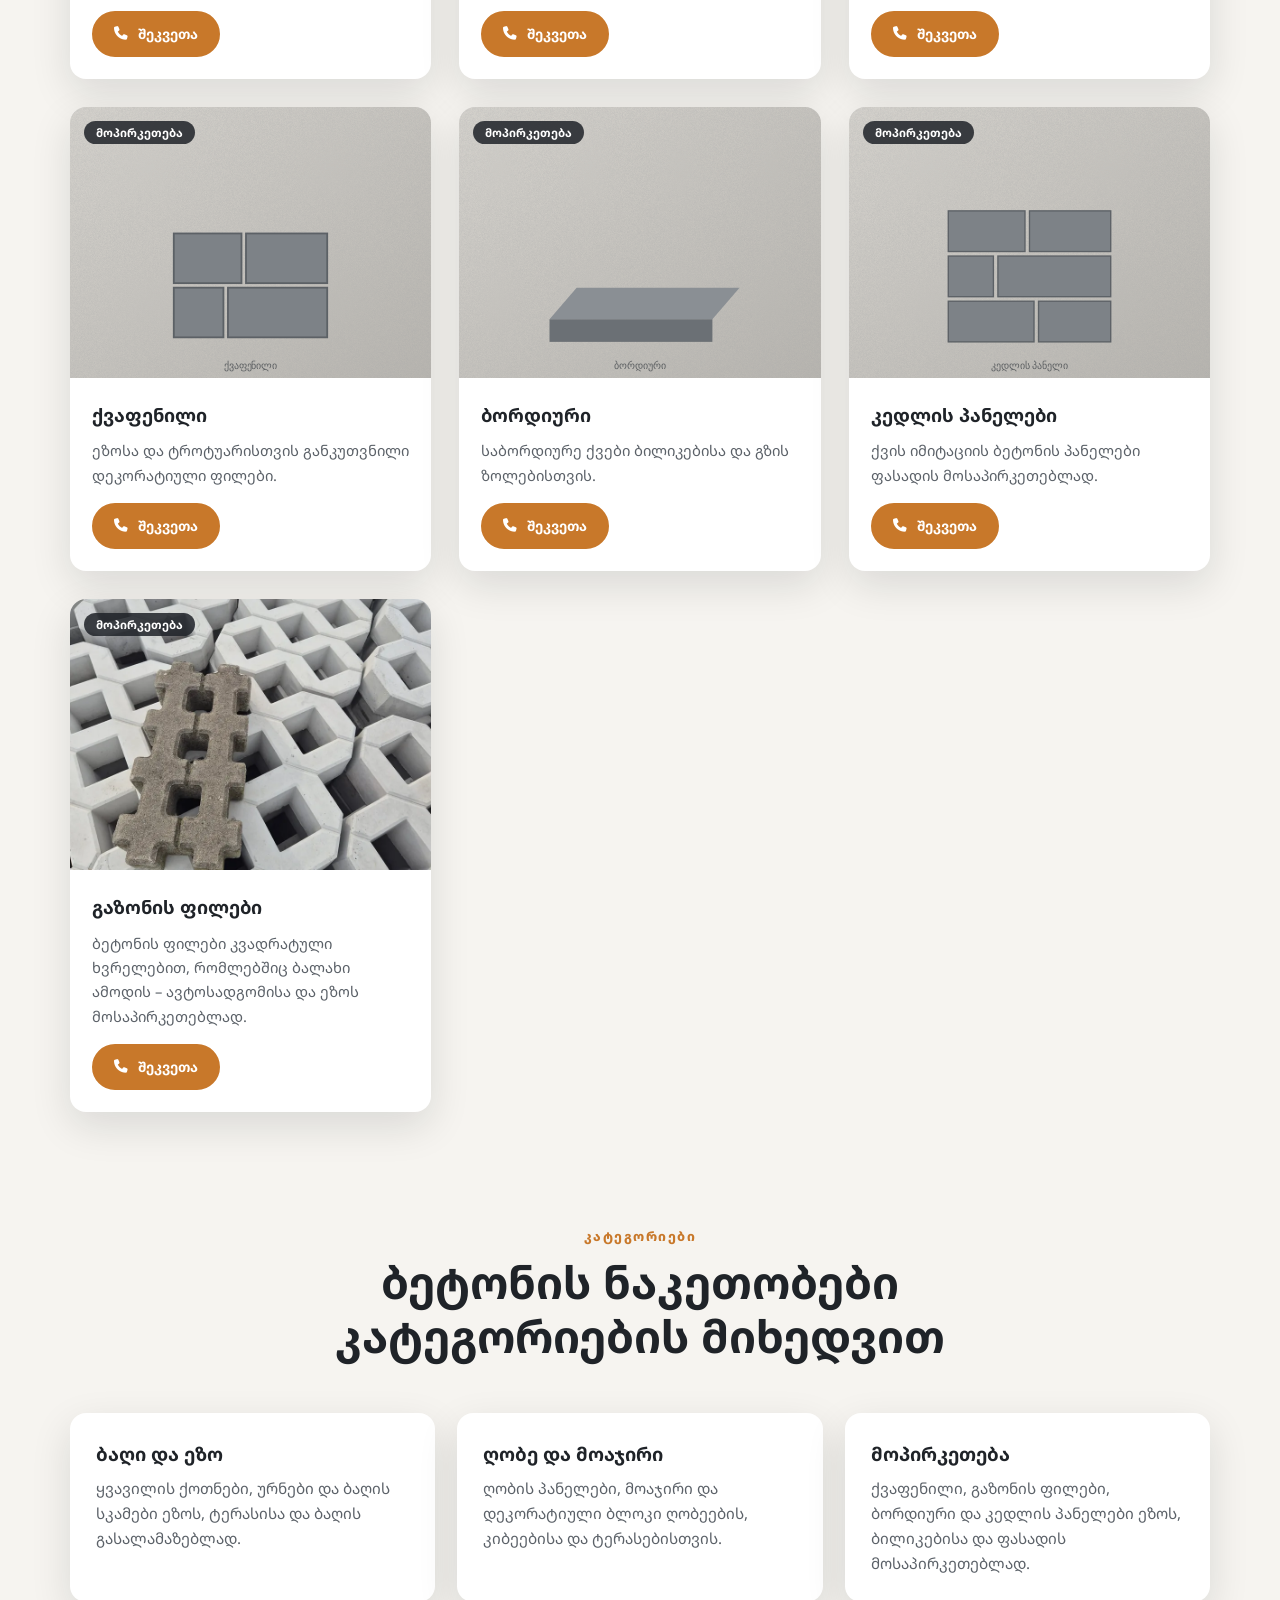
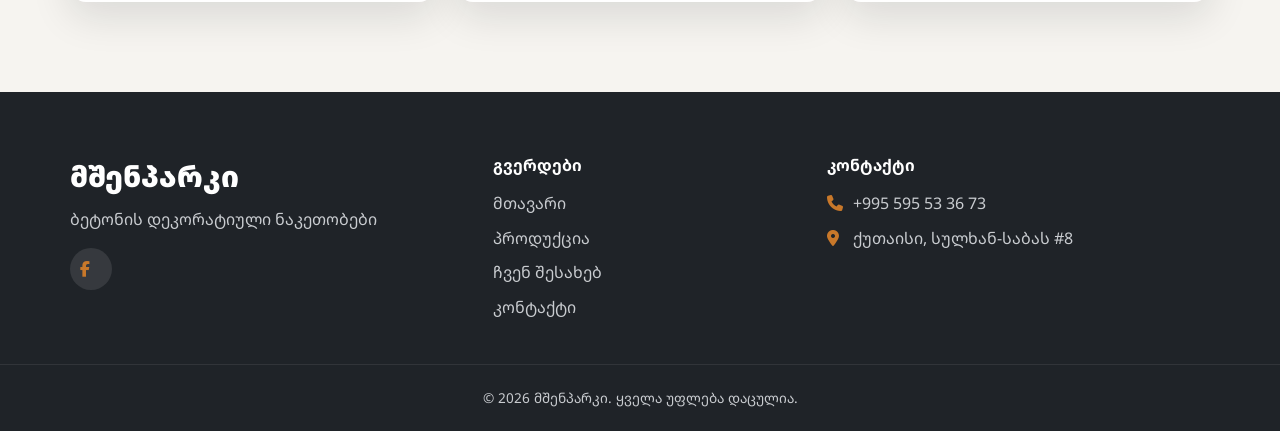
<file: products.html>
<!doctype html>
<html lang="ka">
<head>
<meta charset="UTF-8">
<meta name="viewport" content="width=device-width, initial-scale=1">
<title>პროდუქცია | მშენპარკი – ბეტონის ქოთნები, ღობის პანელები, ქვაფენილი</title>
<meta name="description" content="ბეტონის დეკორატიული ნაკეთობები ქუთაისიდან: ქოთნები, ურნები, სკამები, ღობის პანელები, მოაჯირი, დეკორატიული ბლოკი, ქვაფენილი, ბორდიური და კედლის პანელები.">
<meta name="robots" content="index, follow, max-image-preview:large, max-snippet:-1">
<meta name="theme-color" content="#1f2328">
<link rel="canonical" href="https://mshenparki.vercel.app/products.html">
<link rel="alternate" hreflang="ka" href="https://mshenparki.vercel.app/products.html">
<link rel="alternate" hreflang="x-default" href="https://mshenparki.vercel.app/products.html">
<meta property="og:type" content="website">
<meta property="og:site_name" content="მშენპარკი">
<meta property="og:title" content="პროდუქცია | მშენპარკი – ბეტონის ქოთნები, ღობის პანელები, ქვაფენილი">
<meta property="og:description" content="ბეტონის დეკორატიული ნაკეთობები ქუთაისიდან: ქოთნები, ურნები, სკამები, ღობის პანელები, მოაჯირი, დეკორატიული ბლოკი, ქვაფენილი, ბორდიური და კედლის პანელები.">
<meta property="og:url" content="https://mshenparki.vercel.app/products.html">
<meta property="og:locale" content="ka_GE">
<meta property="og:image" content="https://mshenparki.vercel.app/images/og-image.jpg">
<meta property="og:image:width" content="1200">
<meta property="og:image:height" content="630">
<meta property="og:image:alt" content="მშენპარკი – ბეტონის დეკორატიული ნაკეთობები, ქუთაისი">
<meta name="twitter:card" content="summary_large_image">
<meta name="twitter:title" content="პროდუქცია | მშენპარკი – ბეტონის ქოთნები, ღობის პანელები, ქვაფენილი">
<meta name="twitter:description" content="ბეტონის დეკორატიული ნაკეთობები ქუთაისიდან: ქოთნები, ურნები, სკამები, ღობის პანელები, მოაჯირი, დეკორატიული ბლოკი, ქვაფენილი, ბორდიური და კედლის პანელები.">
<meta name="twitter:image" content="https://mshenparki.vercel.app/images/og-image.jpg">
<link rel="icon" href="favicon.ico" sizes="48x48">
<link rel="icon" href="images/favicon-32.png" type="image/png" sizes="32x32">
<link rel="apple-touch-icon" href="images/apple-touch-icon.png">
<link rel="preconnect" href="https://fonts.googleapis.com">
<link rel="preconnect" href="https://fonts.gstatic.com" crossorigin>
<link href="https://fonts.googleapis.com/css2?family=Noto+Sans+Georgian:wght@400..900&display=swap" rel="stylesheet">
<link rel="stylesheet" href="https://cdnjs.cloudflare.com/ajax/libs/font-awesome/6.5.1/css/all.min.css" media="print" onload="this.media='all'">
<noscript><link rel="stylesheet" href="https://cdnjs.cloudflare.com/ajax/libs/font-awesome/6.5.1/css/all.min.css"><style>.reveal{opacity:1;transform:none}</style></noscript>
<link rel="stylesheet" href="style.css">
<script src="site.js" defer></script>
<script type="application/ld+json">
{
  "@context": "https://schema.org",
  "@graph": [
    {
      "@type": "WebSite",
      "@id": "https://mshenparki.vercel.app/#website",
      "url": "https://mshenparki.vercel.app/",
      "name": "მშენპარკი",
      "alternateName": "Mshenparki",
      "inLanguage": "ka",
      "publisher": {
        "@id": "https://mshenparki.vercel.app/#business"
      }
    },
    {
      "@type": "LocalBusiness",
      "@id": "https://mshenparki.vercel.app/#business",
      "name": "მშენპარკი",
      "alternateName": [
        "Mshenparki",
        "მშენპარკი – ბეტონის დეკორატიული ნაკეთობები"
      ],
      "description": "მშენპარკი არის ქუთაისში მოქმედი ბეტონის დეკორატიული ნაკეთობების მწარმოებელი: ქოთნები, ურნები, ბაღის სკამები, ღობის პანელები, მოაჯირი, დეკორატიული ბლოკი, ქვაფენილი, ბორდიური და კედლის პანელები. გამოცდილება – 20 წელი.",
      "url": "https://mshenparki.vercel.app/",
      "logo": {
        "@type": "ImageObject",
        "url": "https://mshenparki.vercel.app/images/logo-512.png",
        "width": 512,
        "height": 512
      },
      "image": "https://mshenparki.vercel.app/images/og-image.jpg",
      "telephone": "+995595533673",
      "address": {
        "@type": "PostalAddress",
        "streetAddress": "სულხან-საბას #8",
        "addressLocality": "ქუთაისი",
        "addressRegion": "იმერეთი",
        "addressCountry": "GE"
      },
      "geo": {
        "@type": "GeoCoordinates",
        "latitude": 42.2474778,
        "longitude": 42.6655794
      },
      "hasMap": "https://maps.app.goo.gl/Hobdk3vgTHUfjnFu5",
      "sameAs": [
        "https://www.facebook.com/p/Mshenparki-%E1%83%91%E1%83%94%E1%83%A2%E1%83%9D%E1%83%9C%E1%83%98%E1%83%A1-%E1%83%93%E1%83%94%E1%83%99%E1%83%9D%E1%83%A0%E1%83%90%E1%83%A2%E1%83%98%E1%83%A3%E1%83%9A%E1%83%98-%E1%83%9C%E1%83%90%E1%83%99%E1%83%94%E1%83%97%E1%83%9D%E1%83%91%E1%83%90%E1%83%9C%E1%83%98-61594973662312/"
      ],
      "contactPoint": {
        "@type": "ContactPoint",
        "telephone": "+995595533673",
        "contactType": "customer service",
        "availableLanguage": [
          "Georgian"
        ]
      },
      "knowsAbout": [
        "ბეტონის დეკორატიული ნაკეთობები",
        "დეკორატიული ბეტონი",
        "ღობის პანელები",
        "ქვაფენილი",
        "ბორდიური",
        "ბეტონის ქოთნები"
      ]
    },
    {
      "@type": "CollectionPage",
      "@id": "https://mshenparki.vercel.app/products.html#webpage",
      "url": "https://mshenparki.vercel.app/products.html",
      "name": "პროდუქცია | მშენპარკი – ბეტონის ქოთნები, ღობის პანელები, ქვაფენილი",
      "description": "ბეტონის დეკორატიული ნაკეთობები ქუთაისიდან: ქოთნები, ურნები, სკამები, ღობის პანელები, მოაჯირი, დეკორატიული ბლოკი, ქვაფენილი, ბორდიური და კედლის პანელები.",
      "inLanguage": "ka",
      "isPartOf": {
        "@id": "https://mshenparki.vercel.app/#website"
      },
      "about": {
        "@id": "https://mshenparki.vercel.app/#business"
      },
      "dateModified": "2026-10-18",
      "primaryImageOfPage": {
        "@type": "ImageObject",
        "url": "https://mshenparki.vercel.app/images/og-image.jpg",
        "width": 1200,
        "height": 630
      },
      "breadcrumb": {
        "@id": "https://mshenparki.vercel.app/products.html#breadcrumb"
      },
      "mainEntity": {
        "@id": "https://mshenparki.vercel.app/products.html#list"
      }
    },
    {
      "@type": "BreadcrumbList",
      "@id": "https://mshenparki.vercel.app/products.html#breadcrumb",
      "itemListElement": [
        {
          "@type": "ListItem",
          "position": 1,
          "name": "მთავარი",
          "item": "https://mshenparki.vercel.app/"
        },
        {
          "@type": "ListItem",
          "position": 2,
          "name": "პროდუქცია",
          "item": "https://mshenparki.vercel.app/products.html"
        }
      ]
    },
    {
      "@type": "ItemList",
      "@id": "https://mshenparki.vercel.app/products.html#list",
      "name": "მშენპარკი – პროდუქცია",
      "numberOfItems": 10,
      "itemListElement": [
        {
          "@type": "ListItem",
          "position": 1,
          "item": {
            "@id": "https://mshenparki.vercel.app/products.html#pot"
          }
        },
        {
          "@type": "ListItem",
          "position": 2,
          "item": {
            "@id": "https://mshenparki.vercel.app/products.html#urn"
          }
        },
        {
          "@type": "ListItem",
          "position": 3,
          "item": {
            "@id": "https://mshenparki.vercel.app/products.html#bench"
          }
        },
        {
          "@type": "ListItem",
          "position": 4,
          "item": {
            "@id": "https://mshenparki.vercel.app/products.html#fence"
          }
        },
        {
          "@type": "ListItem",
          "position": 5,
          "item": {
            "@id": "https://mshenparki.vercel.app/products.html#baluster"
          }
        },
        {
          "@type": "ListItem",
          "position": 6,
          "item": {
            "@id": "https://mshenparki.vercel.app/products.html#block"
          }
        },
        {
          "@type": "ListItem",
          "position": 7,
          "item": {
            "@id": "https://mshenparki.vercel.app/products.html#tile"
          }
        },
        {
          "@type": "ListItem",
          "position": 8,
          "item": {
            "@id": "https://mshenparki.vercel.app/products.html#curb"
          }
        },
        {
          "@type": "ListItem",
          "position": 9,
          "item": {
            "@id": "https://mshenparki.vercel.app/products.html#panel"
          }
        },
        {
          "@type": "ListItem",
          "position": 10,
          "item": {
            "@id": "https://mshenparki.vercel.app/products.html#grass-paver"
          }
        }
      ]
    },
    {
      "@type": "Product",
      "@id": "https://mshenparki.vercel.app/products.html#pot",
      "url": "https://mshenparki.vercel.app/products.html#pot",
      "name": "ყვავილის ქოთნები",
      "description": "სხვადასხვა ზომის დეკორატიული ბეტონის ქოთნები ეზოსა და ტერასისთვის.",
      "category": "ბაღი და ეზო",
      "brand": {
        "@type": "Brand",
        "name": "მშენპარკი"
      },
      "manufacturer": {
        "@id": "https://mshenparki.vercel.app/#business"
      }
    },
    {
      "@type": "Product",
      "@id": "https://mshenparki.vercel.app/products.html#urn",
      "url": "https://mshenparki.vercel.app/products.html#urn",
      "name": "ურნები",
      "description": "კლასიკური ფორმის ურნები შესასვლელისა და ბაღის გასალამაზებლად.",
      "category": "ბაღი და ეზო",
      "brand": {
        "@type": "Brand",
        "name": "მშენპარკი"
      },
      "manufacturer": {
        "@id": "https://mshenparki.vercel.app/#business"
      }
    },
    {
      "@type": "Product",
      "@id": "https://mshenparki.vercel.app/products.html#bench",
      "url": "https://mshenparki.vercel.app/products.html#bench",
      "name": "ბაღის სკამები",
      "description": "გამძლე ბეტონის სკამები პარკებისა და ეზოებისთვის.",
      "category": "ბაღი და ეზო",
      "brand": {
        "@type": "Brand",
        "name": "მშენპარკი"
      },
      "manufacturer": {
        "@id": "https://mshenparki.vercel.app/#business"
      }
    },
    {
      "@type": "Product",
      "@id": "https://mshenparki.vercel.app/products.html#fence",
      "url": "https://mshenparki.vercel.app/products.html#fence",
      "name": "ღობის პანელები",
      "description": "დეკორატიული ღობის სექციები და ბოძები სხვადასხვა ფაქტურით.",
      "category": "ღობე და მოაჯირი",
      "brand": {
        "@type": "Brand",
        "name": "მშენპარკი"
      },
      "manufacturer": {
        "@id": "https://mshenparki.vercel.app/#business"
      }
    },
    {
      "@type": "Product",
      "@id": "https://mshenparki.vercel.app/products.html#baluster",
      "url": "https://mshenparki.vercel.app/products.html#baluster",
      "name": "მოაჯირი",
      "description": "ღია ფერის ბეტონის ბალუსტრები ქვის წვრილი ჩანართებით – კიბეების, ტერასებისა და აივნის მოაჯირისთვის. მზადდება ორი სახის: კვადრატული თავ-ძირით და მრგვალი ძირით, გლუვი ზედაპირით. ქვის წვრილი ჩანართები ბეტონს ბუნებრივი ქვის იერს აძლევს. ზომა, ფორმა და რაოდენობა შეგიძლიათ შეგვიკვეთოთ ინდივიდუალურად. დეტალებისა და ფასისთვის დაგვირეკეთ: +995 595 53 36 73.",
      "image": [
        "https://mshenparki.vercel.app/images/baluster-1.webp",
        "https://mshenparki.vercel.app/images/baluster-2.webp"
      ],
      "category": "ღობე და მოაჯირი",
      "brand": {
        "@type": "Brand",
        "name": "მშენპარკი"
      },
      "manufacturer": {
        "@id": "https://mshenparki.vercel.app/#business"
      }
    },
    {
      "@type": "Product",
      "@id": "https://mshenparki.vercel.app/products.html#block",
      "url": "https://mshenparki.vercel.app/products.html#block",
      "name": "დეკორატიული ბლოკი",
      "description": "ორნამენტული ბლოკები ღობეებისა და ფასადებისთვის.",
      "category": "ღობე და მოაჯირი",
      "brand": {
        "@type": "Brand",
        "name": "მშენპარკი"
      },
      "manufacturer": {
        "@id": "https://mshenparki.vercel.app/#business"
      }
    },
    {
      "@type": "Product",
      "@id": "https://mshenparki.vercel.app/products.html#tile",
      "url": "https://mshenparki.vercel.app/products.html#tile",
      "name": "ქვაფენილი",
      "description": "ეზოსა და ტროტუარისთვის განკუთვნილი დეკორატიული ფილები.",
      "category": "მოპირკეთება",
      "brand": {
        "@type": "Brand",
        "name": "მშენპარკი"
      },
      "manufacturer": {
        "@id": "https://mshenparki.vercel.app/#business"
      }
    },
    {
      "@type": "Product",
      "@id": "https://mshenparki.vercel.app/products.html#curb",
      "url": "https://mshenparki.vercel.app/products.html#curb",
      "name": "ბორდიური",
      "description": "საბორდიურე ქვები ბილიკებისა და გზის ზოლებისთვის.",
      "category": "მოპირკეთება",
      "brand": {
        "@type": "Brand",
        "name": "მშენპარკი"
      },
      "manufacturer": {
        "@id": "https://mshenparki.vercel.app/#business"
      }
    },
    {
      "@type": "Product",
      "@id": "https://mshenparki.vercel.app/products.html#panel",
      "url": "https://mshenparki.vercel.app/products.html#panel",
      "name": "კედლის პანელები",
      "description": "ქვის იმიტაციის ბეტონის პანელები ფასადის მოსაპირკეთებლად.",
      "category": "მოპირკეთება",
      "brand": {
        "@type": "Brand",
        "name": "მშენპარკი"
      },
      "manufacturer": {
        "@id": "https://mshenparki.vercel.app/#business"
      }
    },
    {
      "@type": "Product",
      "@id": "https://mshenparki.vercel.app/products.html#grass-paver",
      "url": "https://mshenparki.vercel.app/products.html#grass-paver",
      "name": "გაზონის ფილები",
      "description": "ბეტონის ფილები კვადრატული ხვრელებით, რომლებშიც ბალახი ამოდის – ავტოსადგომისა და ეზოს მოსაპირკეთებლად. ფილები გვერდიგვერდ ეწყობა და ქმნის მყარ საფარს, რომლის ხვრელებშიც ბალახი ამოდის: ეზო მწვანე რჩება, წვიმის წყალი კი გრუნტში გადის. გამოიყენება ავტოსადგომების, ეზოს შესასვლელებისა და ბილიკების მოსაპირკეთებლად. დეტალებისა და ფასისთვის დაგვირეკეთ: +995 595 53 36 73.",
      "image": "https://mshenparki.vercel.app/images/grass-paver-1.webp",
      "category": "მოპირკეთება",
      "brand": {
        "@type": "Brand",
        "name": "მშენპარკი"
      },
      "manufacturer": {
        "@id": "https://mshenparki.vercel.app/#business"
      }
    }
  ]
}
</script>
</head>
<body data-page="products">
<header class="site-header">
<div class="wrap bar">
<a class="brand" href="index.html" aria-label="მშენპარკი">
<img src="images/logo-192.webp" alt="" width="52" height="52">
<span>მშენპარკი</span>
</a>
<nav class="nav" aria-label="მთავარი ნავიგაცია"><a href="index.html" class="">მთავარი</a><a href="products.html" class="active" aria-current="page">პროდუქცია</a><a href="aboutus.html" class="">ჩვენ შესახებ</a><a href="contact.html" class="">კონტაქტი</a></nav>
<button class="burger" id="burger" type="button" aria-label="მენიუ" aria-expanded="false"><span></span><span></span><span></span></button>
</div>
<nav class="mobile-nav" id="mobileNav" aria-label="მობილური ნავიგაცია"><a href="index.html" class="">მთავარი</a><a href="products.html" class="active" aria-current="page">პროდუქცია</a><a href="aboutus.html" class="">ჩვენ შესახებ</a><a href="contact.html" class="">კონტაქტი</a></nav>
</header>
<main>

<div class="page-hero"><div class="wrap"><nav class="crumbs" aria-label="breadcrumb"><a href="index.html">მთავარი</a> <span aria-hidden="true">›</span> პროდუქცია</nav><h1>პროდუქცია</h1><p>ბეტონის დეკორატიული ნაკეთობები ეზოსა და ფასადისთვის</p></div></div>
<section style="padding-top:50px">
<div class="wrap">
<p class="intro">მშენპარკის კატალოგში 10 სახის ბეტონის დეკორატიული ნაკეთობაა სამ კატეგორიად: ბაღი და ეზო, ღობე და მოაჯირი, მოპირკეთება. ინდივიდუალური ზომისა და დიზაინის ნაკეთობების დამზადებაც შესაძლებელია. ფასისა და დეტალების გასაგებად დაგვირეკეთ: <a href="tel:+995595533673">+995 595 53 36 73</a>.</p>
<h2 class="sr-only">პროდუქციის სია</h2>
<div class="toolbar">
<label class="search"><i class="fa-solid fa-magnifying-glass"></i><input id="search" type="search" placeholder="ძიება პროდუქციაში..." aria-label="ძიება"></label>
<div class="chips" id="chips" role="group" aria-label="კატეგორიები"><button type="button" class="chip active" data-cat="all">ყველა</button><button type="button" class="chip" data-cat="garden">ბაღი და ეზო</button><button type="button" class="chip" data-cat="fence">ღობე და მოაჯირი</button><button type="button" class="chip" data-cat="paving">მოპირკეთება</button></div>
</div>
<div class="count" id="count" aria-live="polite">10 პროდუქტი</div>
<div class="grid" id="productsGrid">
<article class="card" id="pot" data-cat="garden">
<button type="button" class="card-img" data-open="pot" aria-label="ყვავილის ქოთნები – ნახვა"><img src="images/pot.svg" alt="ყვავილის ქოთნები – ბაღი და ეზო" width="400" height="300" loading="lazy"><span class="tag">ბაღი და ეზო</span></button>
<div class="card-body">
<h3>ყვავილის ქოთნები</h3>
<p>სხვადასხვა ზომის დეკორატიული ბეტონის ქოთნები ეზოსა და ტერასისთვის.</p>
<a class="btn small" href="contact.html?product=%E1%83%A7%E1%83%95%E1%83%90%E1%83%95%E1%83%98%E1%83%9A%E1%83%98%E1%83%A1%20%E1%83%A5%E1%83%9D%E1%83%97%E1%83%9C%E1%83%94%E1%83%91%E1%83%98"><i class="fa-solid fa-phone"></i> შეკვეთა</a>
</div>
</article>
<article class="card" id="urn" data-cat="garden">
<button type="button" class="card-img" data-open="urn" aria-label="ურნები – ნახვა"><img src="images/urn.svg" alt="ურნები – ბაღი და ეზო" width="400" height="300" loading="lazy"><span class="tag">ბაღი და ეზო</span></button>
<div class="card-body">
<h3>ურნები</h3>
<p>კლასიკური ფორმის ურნები შესასვლელისა და ბაღის გასალამაზებლად.</p>
<a class="btn small" href="contact.html?product=%E1%83%A3%E1%83%A0%E1%83%9C%E1%83%94%E1%83%91%E1%83%98"><i class="fa-solid fa-phone"></i> შეკვეთა</a>
</div>
</article>
<article class="card" id="bench" data-cat="garden">
<button type="button" class="card-img" data-open="bench" aria-label="ბაღის სკამები – ნახვა"><img src="images/bench.svg" alt="ბაღის სკამები – ბაღი და ეზო" width="400" height="300" loading="lazy"><span class="tag">ბაღი და ეზო</span></button>
<div class="card-body">
<h3>ბაღის სკამები</h3>
<p>გამძლე ბეტონის სკამები პარკებისა და ეზოებისთვის.</p>
<a class="btn small" href="contact.html?product=%E1%83%91%E1%83%90%E1%83%A6%E1%83%98%E1%83%A1%20%E1%83%A1%E1%83%99%E1%83%90%E1%83%9B%E1%83%94%E1%83%91%E1%83%98"><i class="fa-solid fa-phone"></i> შეკვეთა</a>
</div>
</article>
<article class="card" id="fence" data-cat="fence">
<button type="button" class="card-img" data-open="fence" aria-label="ღობის პანელები – ნახვა"><img src="images/fence.svg" alt="ღობის პანელები – ღობე და მოაჯირი" width="400" height="300" loading="lazy"><span class="tag">ღობე და მოაჯირი</span></button>
<div class="card-body">
<h3>ღობის პანელები</h3>
<p>დეკორატიული ღობის სექციები და ბოძები სხვადასხვა ფაქტურით.</p>
<a class="btn small" href="contact.html?product=%E1%83%A6%E1%83%9D%E1%83%91%E1%83%98%E1%83%A1%20%E1%83%9E%E1%83%90%E1%83%9C%E1%83%94%E1%83%9A%E1%83%94%E1%83%91%E1%83%98"><i class="fa-solid fa-phone"></i> შეკვეთა</a>
</div>
</article>
<article class="card" id="baluster" data-cat="fence" data-images="images/baluster-1.webp|images/baluster-2.webp">
<button type="button" class="card-img" data-open="baluster" aria-label="მოაჯირი – ნახვა"><img src="images/baluster-card.webp" alt="ბეტონის მოაჯირის ბალუსტრები ქვის ჩანართებით – ღობე და მოაჯირი" width="800" height="600" loading="lazy"><span class="tag">ღობე და მოაჯირი</span></button>
<div class="card-body">
<h3>მოაჯირი</h3>
<p>ღია ფერის ბეტონის ბალუსტრები ქვის წვრილი ჩანართებით – კიბეების, ტერასებისა და აივნის მოაჯირისთვის.</p>
<p class="more">მზადდება ორი სახის: კვადრატული თავ-ძირით და მრგვალი ძირით, გლუვი ზედაპირით. ქვის წვრილი ჩანართები ბეტონს ბუნებრივი ქვის იერს აძლევს. ზომა, ფორმა და რაოდენობა შეგიძლიათ შეგვიკვეთოთ ინდივიდუალურად. დეტალებისა და ფასისთვის დაგვირეკეთ: +995 595 53 36 73.</p>
<a class="btn small" href="contact.html?product=%E1%83%9B%E1%83%9D%E1%83%90%E1%83%AF%E1%83%98%E1%83%A0%E1%83%98"><i class="fa-solid fa-phone"></i> შეკვეთა</a>
</div>
</article>
<article class="card" id="block" data-cat="fence">
<button type="button" class="card-img" data-open="block" aria-label="დეკორატიული ბლოკი – ნახვა"><img src="images/block.svg" alt="დეკორატიული ბლოკი – ღობე და მოაჯირი" width="400" height="300" loading="lazy"><span class="tag">ღობე და მოაჯირი</span></button>
<div class="card-body">
<h3>დეკორატიული ბლოკი</h3>
<p>ორნამენტული ბლოკები ღობეებისა და ფასადებისთვის.</p>
<a class="btn small" href="contact.html?product=%E1%83%93%E1%83%94%E1%83%99%E1%83%9D%E1%83%A0%E1%83%90%E1%83%A2%E1%83%98%E1%83%A3%E1%83%9A%E1%83%98%20%E1%83%91%E1%83%9A%E1%83%9D%E1%83%99%E1%83%98"><i class="fa-solid fa-phone"></i> შეკვეთა</a>
</div>
</article>
<article class="card" id="tile" data-cat="paving">
<button type="button" class="card-img" data-open="tile" aria-label="ქვაფენილი – ნახვა"><img src="images/tile.svg" alt="ქვაფენილი – მოპირკეთება" width="400" height="300" loading="lazy"><span class="tag">მოპირკეთება</span></button>
<div class="card-body">
<h3>ქვაფენილი</h3>
<p>ეზოსა და ტროტუარისთვის განკუთვნილი დეკორატიული ფილები.</p>
<a class="btn small" href="contact.html?product=%E1%83%A5%E1%83%95%E1%83%90%E1%83%A4%E1%83%94%E1%83%9C%E1%83%98%E1%83%9A%E1%83%98"><i class="fa-solid fa-phone"></i> შეკვეთა</a>
</div>
</article>
<article class="card" id="curb" data-cat="paving">
<button type="button" class="card-img" data-open="curb" aria-label="ბორდიური – ნახვა"><img src="images/curb.svg" alt="ბორდიური – მოპირკეთება" width="400" height="300" loading="lazy"><span class="tag">მოპირკეთება</span></button>
<div class="card-body">
<h3>ბორდიური</h3>
<p>საბორდიურე ქვები ბილიკებისა და გზის ზოლებისთვის.</p>
<a class="btn small" href="contact.html?product=%E1%83%91%E1%83%9D%E1%83%A0%E1%83%93%E1%83%98%E1%83%A3%E1%83%A0%E1%83%98"><i class="fa-solid fa-phone"></i> შეკვეთა</a>
</div>
</article>
<article class="card" id="panel" data-cat="paving">
<button type="button" class="card-img" data-open="panel" aria-label="კედლის პანელები – ნახვა"><img src="images/panel.svg" alt="კედლის პანელები – მოპირკეთება" width="400" height="300" loading="lazy"><span class="tag">მოპირკეთება</span></button>
<div class="card-body">
<h3>კედლის პანელები</h3>
<p>ქვის იმიტაციის ბეტონის პანელები ფასადის მოსაპირკეთებლად.</p>
<a class="btn small" href="contact.html?product=%E1%83%99%E1%83%94%E1%83%93%E1%83%9A%E1%83%98%E1%83%A1%20%E1%83%9E%E1%83%90%E1%83%9C%E1%83%94%E1%83%9A%E1%83%94%E1%83%91%E1%83%98"><i class="fa-solid fa-phone"></i> შეკვეთა</a>
</div>
</article>
<article class="card" id="grass-paver" data-cat="paving" data-images="images/grass-paver-1.webp">
<button type="button" class="card-img" data-open="grass-paver" aria-label="გაზონის ფილები – ნახვა"><img src="images/grass-paver-card.webp" alt="გაზონის ბეტონის ფილები – მოპირკეთება" width="800" height="600" loading="lazy"><span class="tag">მოპირკეთება</span></button>
<div class="card-body">
<h3>გაზონის ფილები</h3>
<p>ბეტონის ფილები კვადრატული ხვრელებით, რომლებშიც ბალახი ამოდის – ავტოსადგომისა და ეზოს მოსაპირკეთებლად.</p>
<p class="more">ფილები გვერდიგვერდ ეწყობა და ქმნის მყარ საფარს, რომლის ხვრელებშიც ბალახი ამოდის: ეზო მწვანე რჩება, წვიმის წყალი კი გრუნტში გადის. გამოიყენება ავტოსადგომების, ეზოს შესასვლელებისა და ბილიკების მოსაპირკეთებლად. დეტალებისა და ფასისთვის დაგვირეკეთ: +995 595 53 36 73.</p>
<a class="btn small" href="contact.html?product=%E1%83%92%E1%83%90%E1%83%96%E1%83%9D%E1%83%9C%E1%83%98%E1%83%A1%20%E1%83%A4%E1%83%98%E1%83%9A%E1%83%94%E1%83%91%E1%83%98"><i class="fa-solid fa-phone"></i> შეკვეთა</a>
</div>
</article>
</div>
<div class="empty" id="empty" hidden><i class="fa-solid fa-magnifying-glass" style="font-size:3rem;margin-bottom:14px"></i><h3>პროდუქტი ვერ მოიძებნა</h3><p>სცადეთ სხვა საძიებო სიტყვა.</p></div>
</div>
</section>

<section class="cats-sec">
<div class="wrap">
<div class="sec-head"><span class="eyebrow">კატეგორიები</span><h2>ბეტონის ნაკეთობები კატეგორიების მიხედვით</h2></div>
<div class="cats"><div class="cat"><h3>ბაღი და ეზო</h3><p>ყვავილის ქოთნები, ურნები და ბაღის სკამები ეზოს, ტერასისა და ბაღის გასალამაზებლად.</p></div><div class="cat"><h3>ღობე და მოაჯირი</h3><p>ღობის პანელები, მოაჯირი და დეკორატიული ბლოკი ღობეების, კიბეებისა და ტერასებისთვის.</p></div><div class="cat"><h3>მოპირკეთება</h3><p>ქვაფენილი, გაზონის ფილები, ბორდიური და კედლის პანელები ეზოს, ბილიკებისა და ფასადის მოსაპირკეთებლად.</p></div></div>
</div>
</section>

<div class="modal" id="modal" hidden role="dialog" aria-modal="true" aria-labelledby="mTitle">
<div class="modal-box">
<button class="x" type="button" data-close aria-label="დახურვა">&times;</button>
<div class="modal-media"><img id="mImg" src="images/pot.svg" alt=""><div class="thumbs" id="mThumbs" hidden></div></div>
<div class="modal-info">
<span class="eyebrow" id="mCat"></span>
<h3 id="mTitle"></h3>
<p id="mDesc"></p>
<p id="mMore" class="modal-more" hidden></p>
<a class="btn" id="mLink" href="contact.html"><i class="fa-solid fa-phone"></i> შეკვეთა</a>
</div>
</div>
</div>
</main>
<footer class="site-footer">
<div class="wrap foot-grid">
<div>
<div class="foot-brand">მშენპარკი</div>
<p>ბეტონის დეკორატიული ნაკეთობები</p>
<div class="social"><a href="https://www.facebook.com/p/Mshenparki-%E1%83%91%E1%83%94%E1%83%A2%E1%83%9D%E1%83%9C%E1%83%98%E1%83%A1-%E1%83%93%E1%83%94%E1%83%99%E1%83%9D%E1%83%A0%E1%83%90%E1%83%A2%E1%83%98%E1%83%A3%E1%83%9A%E1%83%98-%E1%83%9C%E1%83%90%E1%83%99%E1%83%94%E1%83%97%E1%83%9D%E1%83%91%E1%83%90%E1%83%9C%E1%83%98-61594973662312/" target="_blank" rel="noopener noreferrer" aria-label="Facebook"><i class="fa-brands fa-facebook-f"></i></a></div>
</div>
<div>
<h4>გვერდები</h4>
<div class="foot-links"><a href="index.html" class="">მთავარი</a><a href="products.html" class="active" aria-current="page">პროდუქცია</a><a href="aboutus.html" class="">ჩვენ შესახებ</a><a href="contact.html" class="">კონტაქტი</a></div>
</div>
<address>
<h4>კონტაქტი</h4>
<p><i class="fa-solid fa-phone"></i> <a href="tel:+995595533673">+995 595 53 36 73</a></p>
<p><i class="fa-solid fa-location-dot"></i> <a href="https://maps.app.goo.gl/Hobdk3vgTHUfjnFu5" target="_blank" rel="noopener noreferrer">ქუთაისი, სულხან-საბას #8</a></p>
</address>
</div>
<div class="copy">© <span id="yr">2026</span> მშენპარკი. ყველა უფლება დაცულია.</div>
</footer>
</body>
</html>
</file>
<file: style.css>
/* მშენპარკი – concrete / graphite theme */
:root {
  --ink: #1f2328;
  --graphite: #2b3036;
  --stone: #5b6168;
  --mist: #e9e7e3;
  --paper: #f6f4f0;
  --accent: #c8782a;
  --accent-d: #a95f1b;
  --radius: 16px;
  --shadow: 0 14px 40px rgba(20, 22, 25, 0.12);
  --font: "Noto Sans Georgian", system-ui, sans-serif;
}
*, *::before, *::after { box-sizing: border-box; margin: 0; padding: 0; }
html { scroll-behavior: smooth; }
body { font-family: var(--font); color: var(--ink); background: var(--paper); line-height: 1.65; overflow-x: hidden; }
img { max-width: 100%; display: block; }
a { color: inherit; text-decoration: none; }
button { font-family: inherit; cursor: pointer; }
.wrap { width: 100%; max-width: 1180px; margin: 0 auto; padding: 0 20px; }
[hidden] { display: none !important; }

/* header */
.site-header { position: sticky; top: 0; z-index: 50; background: rgba(31, 35, 40, 0.96); backdrop-filter: blur(10px); color: #fff; }
.bar { display: flex; align-items: center; justify-content: space-between; height: 72px; }
.brand { display: flex; align-items: center; gap: 12px; font-weight: 800; font-size: 1.25rem; letter-spacing: .3px; flex-shrink: 0; }
.brand img { width: 52px; height: 52px; border-radius: 50%; object-fit: cover; }
.nav { display: flex; gap: 6px; }
.nav a { padding: 10px 16px; border-radius: 999px; font-weight: 500; font-size: .95rem; transition: .25s; }
.nav a:hover, .nav a.active { background: rgba(255,255,255,.1); color: #f0b36e; }
.burger { display: none; background: none; border: 0; padding: 8px; }
.burger span { display: block; width: 26px; height: 3px; margin: 5px 0; background: #fff; border-radius: 3px; transition: .3s; }
.burger.open span:nth-child(1) { transform: translateY(8px) rotate(45deg); }
.burger.open span:nth-child(2) { opacity: 0; }
.burger.open span:nth-child(3) { transform: translateY(-8px) rotate(-45deg); }
.mobile-nav { display: none; flex-direction: column; padding: 8px 20px 20px; border-top: 1px solid rgba(255,255,255,.1); }
.mobile-nav.open { display: flex; }
.mobile-nav a { padding: 14px 8px; border-bottom: 1px solid rgba(255,255,255,.08); font-weight: 600; }
@media (max-width: 760px) { .nav { display: none; } .burger { display: block; } }

/* buttons */
.btn { display: inline-flex; align-items: center; gap: 10px; padding: 14px 28px; border-radius: 999px; background: var(--accent); color: #fff; font-weight: 700; border: 2px solid var(--accent); transition: .25s; font-size: .95rem; }
.btn:hover { background: var(--accent-d); border-color: var(--accent-d); transform: translateY(-2px); box-shadow: 0 10px 24px rgba(200,120,42,.35); }
.btn.ghost { background: transparent; border-color: #fff; color: #fff; }
.btn.ghost:hover { background: #fff; color: var(--ink); box-shadow: none; }
.btn.small { padding: 10px 20px; font-size: .85rem; }

/* hero */
.hero { position: relative; min-height: calc(100svh - 72px); display: grid; place-items: center; text-align: center; color: #fff; background: #33373b url("images/hero.svg") center/cover; overflow: hidden; }
.hero::after { content: ""; position: absolute; inset: 0; background: radial-gradient(circle at 30% 70%, rgba(200,120,42,.22), transparent 55%), linear-gradient(180deg, rgba(0,0,0,.25), rgba(0,0,0,.55)); }
.hero-in { position: relative; z-index: 1; max-width: 820px; padding: 60px 20px; }
.badge { display: inline-block; padding: 7px 20px; border-radius: 999px; background: var(--accent); color: #fff; font-size: .8rem; font-weight: 700; letter-spacing: 1px; margin-bottom: 22px; }
.hero h1 { font-size: clamp(2.6rem, 8vw, 5rem); font-weight: 900; line-height: 1.1; margin-bottom: 14px; text-shadow: 0 8px 30px rgba(0,0,0,.5); }
.hero p { font-size: clamp(1.05rem, 2.6vw, 1.35rem); opacity: .92; margin-bottom: 34px; }
.hero .actions { display: flex; gap: 14px; justify-content: center; flex-wrap: wrap; }

/* sections */
section { padding: 90px 0; }
.sec-head { text-align: center; max-width: 700px; margin: 0 auto 50px; }
.eyebrow { display: inline-block; color: var(--accent); font-weight: 800; font-size: .8rem; letter-spacing: 1.5px; margin-bottom: 8px; }
.sec-head h2 { font-size: clamp(1.8rem, 4.5vw, 2.8rem); line-height: 1.2; margin-bottom: 12px; }
.sec-head p { color: var(--stone); }
.dark { background: var(--graphite); color: #fff; }
.dark .sec-head p { color: #c2c6cb; }

/* features */
.features { display: grid; grid-template-columns: repeat(auto-fit, minmax(260px, 1fr)); gap: 26px; }
.feature { background: #fff; padding: 34px 28px; border-radius: var(--radius); box-shadow: var(--shadow); text-align: center; transition: .35s; }
.feature:hover { transform: translateY(-10px); }
.feature .ico { width: 70px; height: 70px; margin: 0 auto 18px; display: grid; place-items: center; border-radius: 50%; background: var(--accent); color: #fff; font-size: 1.6rem; }
.feature h3 { margin-bottom: 8px; }
.feature p { color: var(--stone); font-size: .95rem; }

/* cards */
.grid { display: grid; grid-template-columns: repeat(auto-fill, minmax(280px, 1fr)); gap: 28px; }
.card { background: #fff; border-radius: var(--radius); overflow: hidden; box-shadow: var(--shadow); display: flex; flex-direction: column; transition: .35s; }
.card:hover { transform: translateY(-8px); }
.card-img { position: relative; border: 0; padding: 0; background: var(--mist); aspect-ratio: 4/3; overflow: hidden; }
.card-img img { width: 100%; height: 100%; object-fit: cover; transition: .5s; }
.card:hover .card-img img { transform: scale(1.07); }
.tag { position: absolute; top: 14px; left: 14px; padding: 4px 12px; border-radius: 999px; background: rgba(31,35,40,.85); color: #fff; font-size: .72rem; font-weight: 700; }
.card-body { padding: 22px; display: flex; flex-direction: column; gap: 8px; flex: 1; }
.card-body h3 { font-size: 1.15rem; }
.card-body p { color: var(--stone); font-size: .92rem; flex: 1; }
.card-body .btn { align-self: flex-start; margin-top: 8px; }

/* split (about teaser) */
.split { display: grid; grid-template-columns: 1fr 1fr; gap: 60px; align-items: center; }
.split img { border-radius: var(--radius); box-shadow: var(--shadow); width: 100%; aspect-ratio: 4/3; object-fit: cover; }
.split h2 { font-size: clamp(1.8rem, 4vw, 2.6rem); margin: 6px 0 16px; line-height: 1.2; }
.split p { color: var(--stone); margin-bottom: 14px; }
.ticks { list-style: none; margin: 18px 0 26px; display: grid; gap: 10px; }
.ticks li::before { content: "✓"; color: var(--accent); font-weight: 900; margin-right: 10px; }
@media (max-width: 860px) { .split { grid-template-columns: 1fr; gap: 30px; } }

/* cta */
.cta { text-align: center; background: linear-gradient(135deg, #2b3036, #1f2328); color: #fff; }
.cta h2 { font-size: clamp(1.8rem, 4.5vw, 2.8rem); margin-bottom: 12px; }
.cta p { color: #c2c6cb; max-width: 600px; margin: 0 auto 28px; }

/* page hero (inner pages) */
.page-hero { padding: 80px 0 60px; text-align: center; color: #fff; background: linear-gradient(rgba(31,35,40,.82), rgba(31,35,40,.9)), url("images/hero.svg") center/cover; }
.page-hero h1 { font-size: clamp(2.2rem, 6vw, 3.6rem); font-weight: 900; }
.page-hero p { opacity: .85; margin-top: 8px; }

/* products toolbar */
.toolbar { display: flex; flex-wrap: wrap; gap: 16px; align-items: center; justify-content: space-between; margin-bottom: 34px; }
.search { flex: 1 1 260px; max-width: 420px; position: relative; }
.search i { position: absolute; left: 18px; top: 50%; transform: translateY(-50%); color: var(--stone); }
.search input { width: 100%; padding: 14px 20px 14px 46px; border-radius: 999px; border: 2px solid transparent; background: #fff; box-shadow: var(--shadow); font: inherit; }
.search input:focus { outline: none; border-color: var(--accent); }
.chips { display: flex; gap: 10px; flex-wrap: wrap; }
.chip { padding: 10px 20px; border-radius: 999px; border: 2px solid var(--graphite); background: transparent; font-weight: 600; font-size: .88rem; transition: .2s; }
.chip:hover, .chip.active { background: var(--graphite); color: #fff; }
.count { color: var(--stone); font-weight: 600; margin-bottom: 18px; }
.empty { text-align: center; padding: 70px 20px; color: var(--stone); }

/* modal */
.modal { position: fixed; inset: 0; z-index: 100; background: rgba(0,0,0,.75); display: grid; place-items: center; padding: 20px; }
.modal-box { position: relative; background: #fff; border-radius: 22px; max-width: 900px; width: 100%; display: grid; grid-template-columns: 1fr 1fr; overflow: hidden; animation: pop .3s ease; }
.modal-media { display: flex; flex-direction: column; background: var(--mist); min-height: 320px; }
.modal-media #mImg { width: 100%; flex: 1; min-height: 320px; object-fit: cover; display: block; }
.thumbs { display: flex; gap: 8px; padding: 8px; background: #fff; }
.thumbs button { border: 2px solid transparent; padding: 0; width: 64px; height: 64px; border-radius: 10px; overflow: hidden; cursor: pointer; background: var(--mist); opacity: .7; }
.thumbs button.active { border-color: #f0b36e; opacity: 1; }
.thumbs img { width: 100%; height: 100%; object-fit: cover; display: block; }
.card-body .more { display: none; }
.modal-info .modal-more { font-size: .95rem; }
.modal-info { padding: 40px 32px; display: flex; flex-direction: column; gap: 10px; justify-content: center; }
.modal-info .eyebrow { margin: 0; }
.modal-info h3 { font-size: 1.8rem; }
.modal-info p { color: var(--stone); }
.modal-info .btn { align-self: flex-start; margin-top: 12px; }
.x { position: absolute; top: 14px; right: 14px; width: 40px; height: 40px; border-radius: 50%; border: 0; background: #fff; box-shadow: 0 6px 18px rgba(0,0,0,.2); font-size: 1.4rem; }
@keyframes pop { from { opacity: 0; transform: scale(.94) translateY(20px); } }
@media (max-width: 720px) { .modal-box { grid-template-columns: 1fr; } .modal-media #mImg { min-height: 220px; max-height: 300px; } }

/* contact */
.contact-grid { display: grid; grid-template-columns: 1fr 1.1fr; gap: 40px; }
.info-list { display: grid; gap: 16px; }
.info { display: flex; gap: 18px; align-items: center; background: #fff; padding: 22px; border-radius: var(--radius); box-shadow: var(--shadow); transition: .3s; }
.info:hover { transform: translateX(8px); }
.info .ico { flex: 0 0 52px; height: 52px; display: grid; place-items: center; border-radius: 14px; background: var(--accent); color: #fff; font-size: 1.2rem; }
.info h4 { font-size: 1rem; }
.info span, .info a { color: var(--stone); font-size: .95rem; }
.form { background: #fff; padding: 34px; border-radius: var(--radius); box-shadow: var(--shadow); display: grid; gap: 16px; }
.form h3 { font-size: 1.4rem; }
.form label { display: grid; gap: 6px; font-weight: 600; font-size: .9rem; }
.form input, .form textarea { padding: 13px 16px; border: 2px solid var(--mist); border-radius: 12px; font: inherit; background: var(--paper); }
.form input:focus, .form textarea:focus { outline: none; border-color: var(--accent); background: #fff; }
.form textarea { min-height: 140px; resize: vertical; }
.form .btn { justify-self: start; }
.map { margin-top: 40px; border-radius: var(--radius); overflow: hidden; box-shadow: var(--shadow); }
.map iframe { width: 100%; height: 420px; border: 0; display: block; }
.map:empty { display: none; }
@media (max-width: 860px) { .contact-grid { grid-template-columns: 1fr; } }

/* stats (about) */
.stats { display: grid; grid-template-columns: repeat(auto-fit, minmax(190px, 1fr)); gap: 20px; margin-top: 10px; }
.stat { text-align: center; padding: 28px; border-radius: var(--radius); background: rgba(255,255,255,.08); border: 1px solid rgba(255,255,255,.15); }
.stat b { display: block; font-size: 2.2rem; color: #f0b36e; }

/* footer */
.site-footer { background: var(--ink); color: #c9ccd0; padding-top: 60px; }
.foot-grid { display: grid; grid-template-columns: 1.3fr 1fr 1.3fr; gap: 40px; }
.foot-brand { font-size: 1.8rem; font-weight: 900; color: #fff; margin-bottom: 6px; }
.site-footer h4 { color: #fff; margin-bottom: 12px; }
.site-footer p { margin-bottom: 8px; }
.site-footer i { color: var(--accent); width: 22px; }
.foot-links { display: grid; gap: 8px; }
.foot-links a:hover, .site-footer p a:hover { color: #f0b36e; }
.social { display: flex; gap: 12px; margin-top: 16px; }
.social a { width: 42px; height: 42px; display: grid; place-items: center; border-radius: 50%; background: rgba(255,255,255,.1); color: #fff; transition: .25s; }
.social a:hover { background: var(--accent); transform: translateY(-4px); }
.copy { text-align: center; padding: 22px 20px; margin-top: 44px; border-top: 1px solid rgba(255,255,255,.08); font-size: .85rem; }
@media (max-width: 760px) { .foot-grid { grid-template-columns: 1fr; text-align: center; } .social { justify-content: center; } }

/* reveal */
.reveal { opacity: 0; transform: translateY(26px); transition: opacity .7s ease, transform .7s ease; }
.reveal.in { opacity: 1; transform: none; }
@media (prefers-reduced-motion: reduce) { * { transition: none !important; animation: none !important; } .reveal { opacity: 1; transform: none; } html { scroll-behavior: auto; } }
@media (max-width: 600px) { section { padding: 60px 0; } .hero .actions .btn { width: 100%; justify-content: center; } }

/* ===== GEO / AEO additions (static content blocks) ===== */
.sr-only { position: absolute; width: 1px; height: 1px; padding: 0; margin: -1px; overflow: hidden; clip: rect(0,0,0,0); white-space: nowrap; border: 0; }
address { font-style: normal; }
.site-footer address p { margin-bottom: 8px; }
a.card-img { display: block; }
.card { scroll-margin-top: 96px; }
.info .h4 { font-size: 1rem; font-weight: 700; }
.crumbs { font-size: .85rem; opacity: .8; margin-bottom: 14px; }
.crumbs a:hover { color: #f0b36e; }
.intro { max-width: 820px; margin: 0 auto 30px; color: var(--stone); text-align: center; }
.intro a { color: var(--accent); font-weight: 700; }

/* "at a glance" fact box (home) */
.quick { padding: 56px 0 0; }
.facts { background: #fff; border-radius: var(--radius); box-shadow: var(--shadow); padding: 34px; }
.facts h2 { font-size: clamp(1.5rem, 3.5vw, 2rem); margin-bottom: 12px; }
.facts .lead { color: var(--stone); max-width: 860px; margin-bottom: 22px; }
.facts dl { display: grid; grid-template-columns: repeat(auto-fit, minmax(190px, 1fr)); gap: 14px; }
.facts dl > div { background: var(--paper); border-radius: 12px; padding: 14px 18px; }
.facts dt { font-size: .78rem; font-weight: 800; color: var(--accent); letter-spacing: .5px; }
.facts dd { font-weight: 600; }
.facts dd a:hover { color: var(--accent); }
@media (max-width: 600px) { .facts { padding: 24px 20px; } .quick { padding-top: 36px; } }

/* FAQ accordion (native <details>, answers stay in the DOM) */
.faq { max-width: 860px; margin: 0 auto; display: grid; gap: 14px; }
.faq-item { background: #fff; border-radius: 14px; box-shadow: var(--shadow); overflow: hidden; }
.faq-item summary { cursor: pointer; list-style: none; padding: 20px 56px 20px 24px; font-weight: 700; position: relative; }
.faq-item summary::-webkit-details-marker { display: none; }
.faq-item summary::after { content: "+"; position: absolute; right: 22px; top: 50%; transform: translateY(-50%); font-size: 1.6rem; line-height: 1; color: var(--accent); }
.faq-item[open] summary::after { content: "–"; }
.faq-item p { padding: 0 24px 22px; color: var(--stone); }

/* category summary (products page) */
.cats-sec { padding-top: 20px; }
.cats { display: grid; grid-template-columns: repeat(auto-fit, minmax(260px, 1fr)); gap: 22px; }
.cat { background: #fff; padding: 26px; border-radius: var(--radius); box-shadow: var(--shadow); }
.cat h3 { margin-bottom: 6px; }
.cat p { color: var(--stone); font-size: .95rem; }
</file>
<file: brand.css>
/* Mshenparki – photo hero + logo. Loaded AFTER style.css so it only adds/overrides the hero. */
.hero.hero-photo{
  position:relative;
  isolation:isolate;
  overflow:hidden;
  display:flex;
  align-items:center;
  min-height:min(78vh,640px);
  background:#1f2328;            /* shown for a split second before the photo paints */
  color:#fff;
}
.hero-photo .hero-bg{position:absolute;inset:0;z-index:-2;display:block}
.hero-photo .hero-bg img{width:100%;height:100%;object-fit:cover;object-position:60% 55%;display:block}
/* dark gradient so white text stays readable on every screen */
.hero-photo::after{
  content:"";position:absolute;inset:0;z-index:-1;
  background:linear-gradient(90deg,rgba(20,22,26,.86) 0%,rgba(20,22,26,.62) 48%,rgba(20,22,26,.28) 100%);
}
.hero-photo .hero-in{
  position:relative;width:100%;max-width:1180px;margin:0 auto;
  padding:72px 20px;
  display:flex;flex-direction:column;align-items:flex-start;gap:20px;
}
.hero-photo .hero-logo{
  width:120px;height:120px;flex:none;border-radius:50%;
  box-shadow:0 10px 30px rgba(0,0,0,.45);
}
.hero-photo .hero-copy{max-width:620px}
.hero-photo h1,.hero-photo p{color:#fff;text-shadow:0 2px 14px rgba(0,0,0,.45)}
.hero-photo .actions{display:flex;flex-wrap:wrap;gap:12px;margin-top:22px}

@media (min-width:900px){
  .hero-photo .hero-in{flex-direction:row-reverse;align-items:center;justify-content:space-between;gap:48px;padding:96px 32px}
  .hero-photo .hero-logo{width:240px;height:240px}
}
@media (max-width:560px){
  .hero.hero-photo{min-height:auto}
  .hero-photo::after{background:linear-gradient(180deg,rgba(20,22,26,.55) 0%,rgba(20,22,26,.85) 100%)}
  .hero-photo .hero-in{padding:48px 18px}
}

/* about-section photo */
.about-img{width:100%;height:auto;border-radius:14px;display:block;object-fit:cover}

/* header logo (added by brand.js when a header brand element exists) */
.brand-logo{width:44px;height:44px;border-radius:50%;margin-right:10px;vertical-align:middle;flex:none}
</file>
